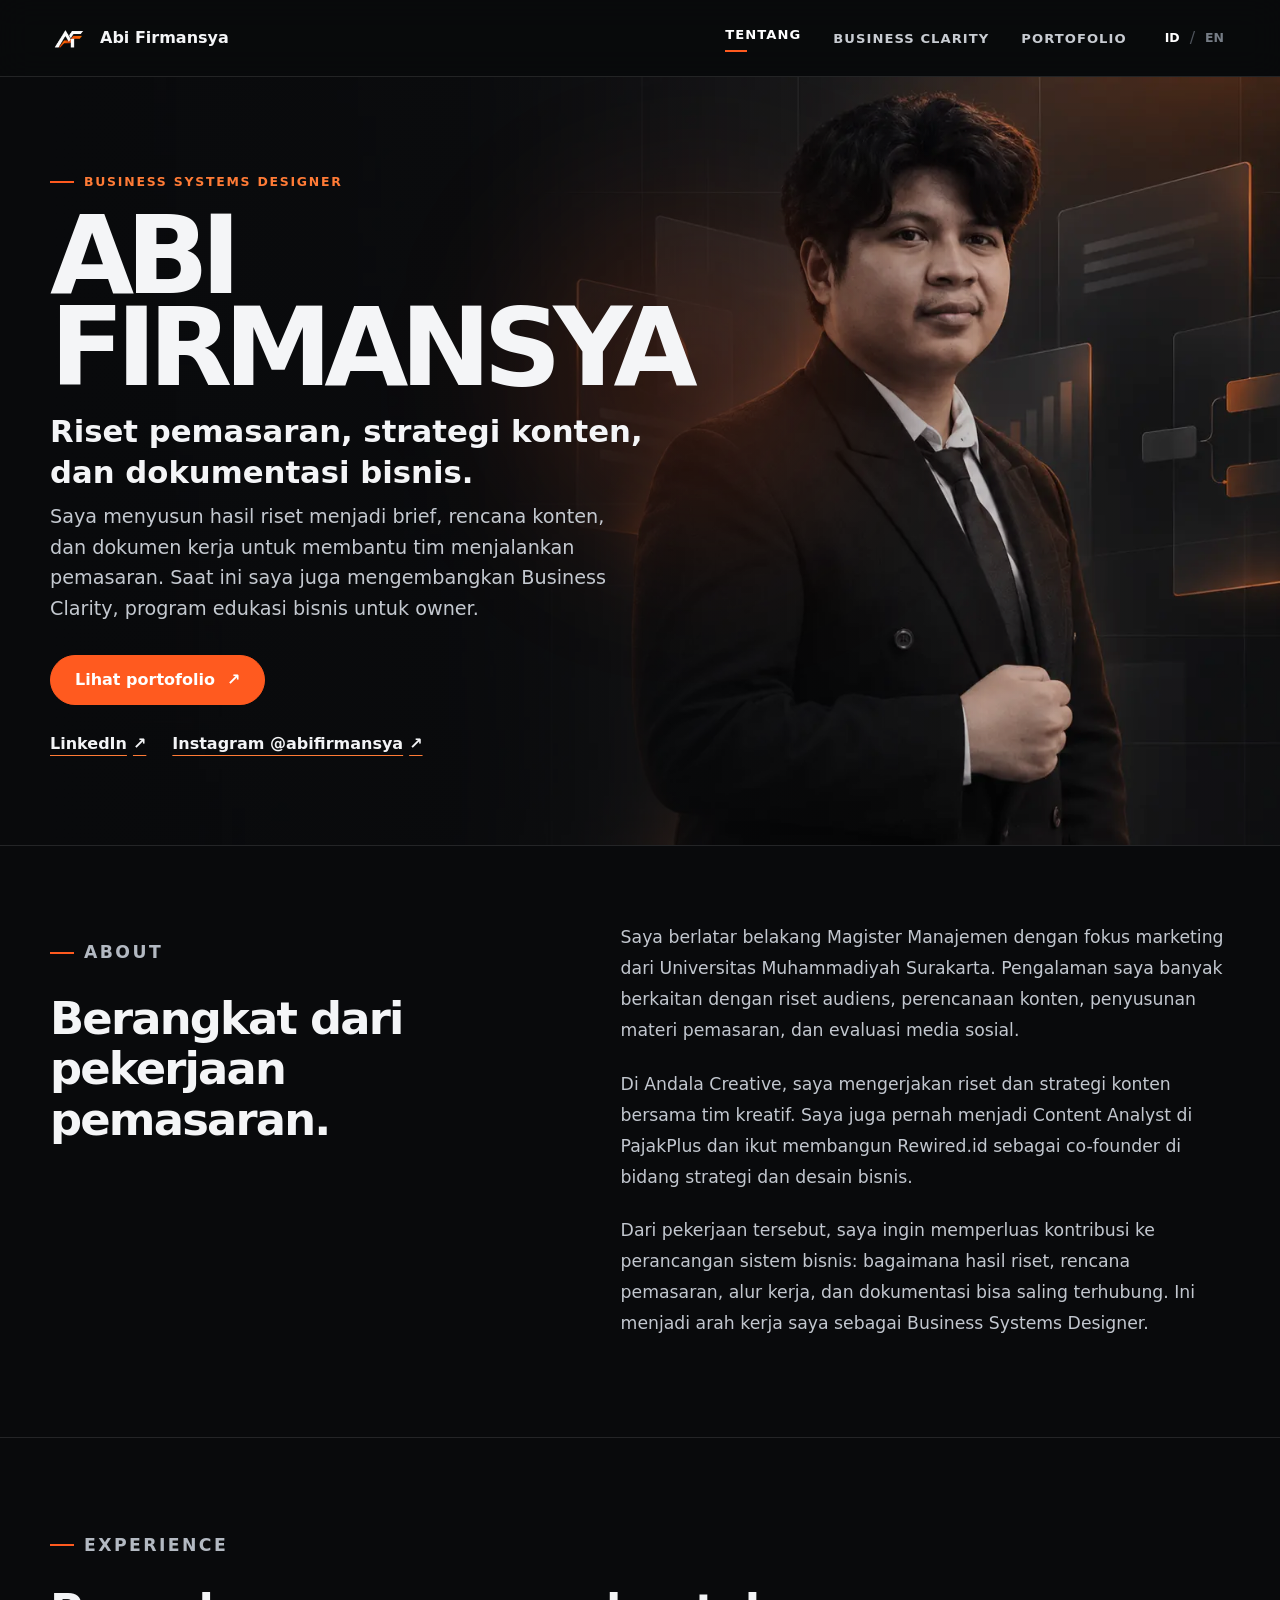
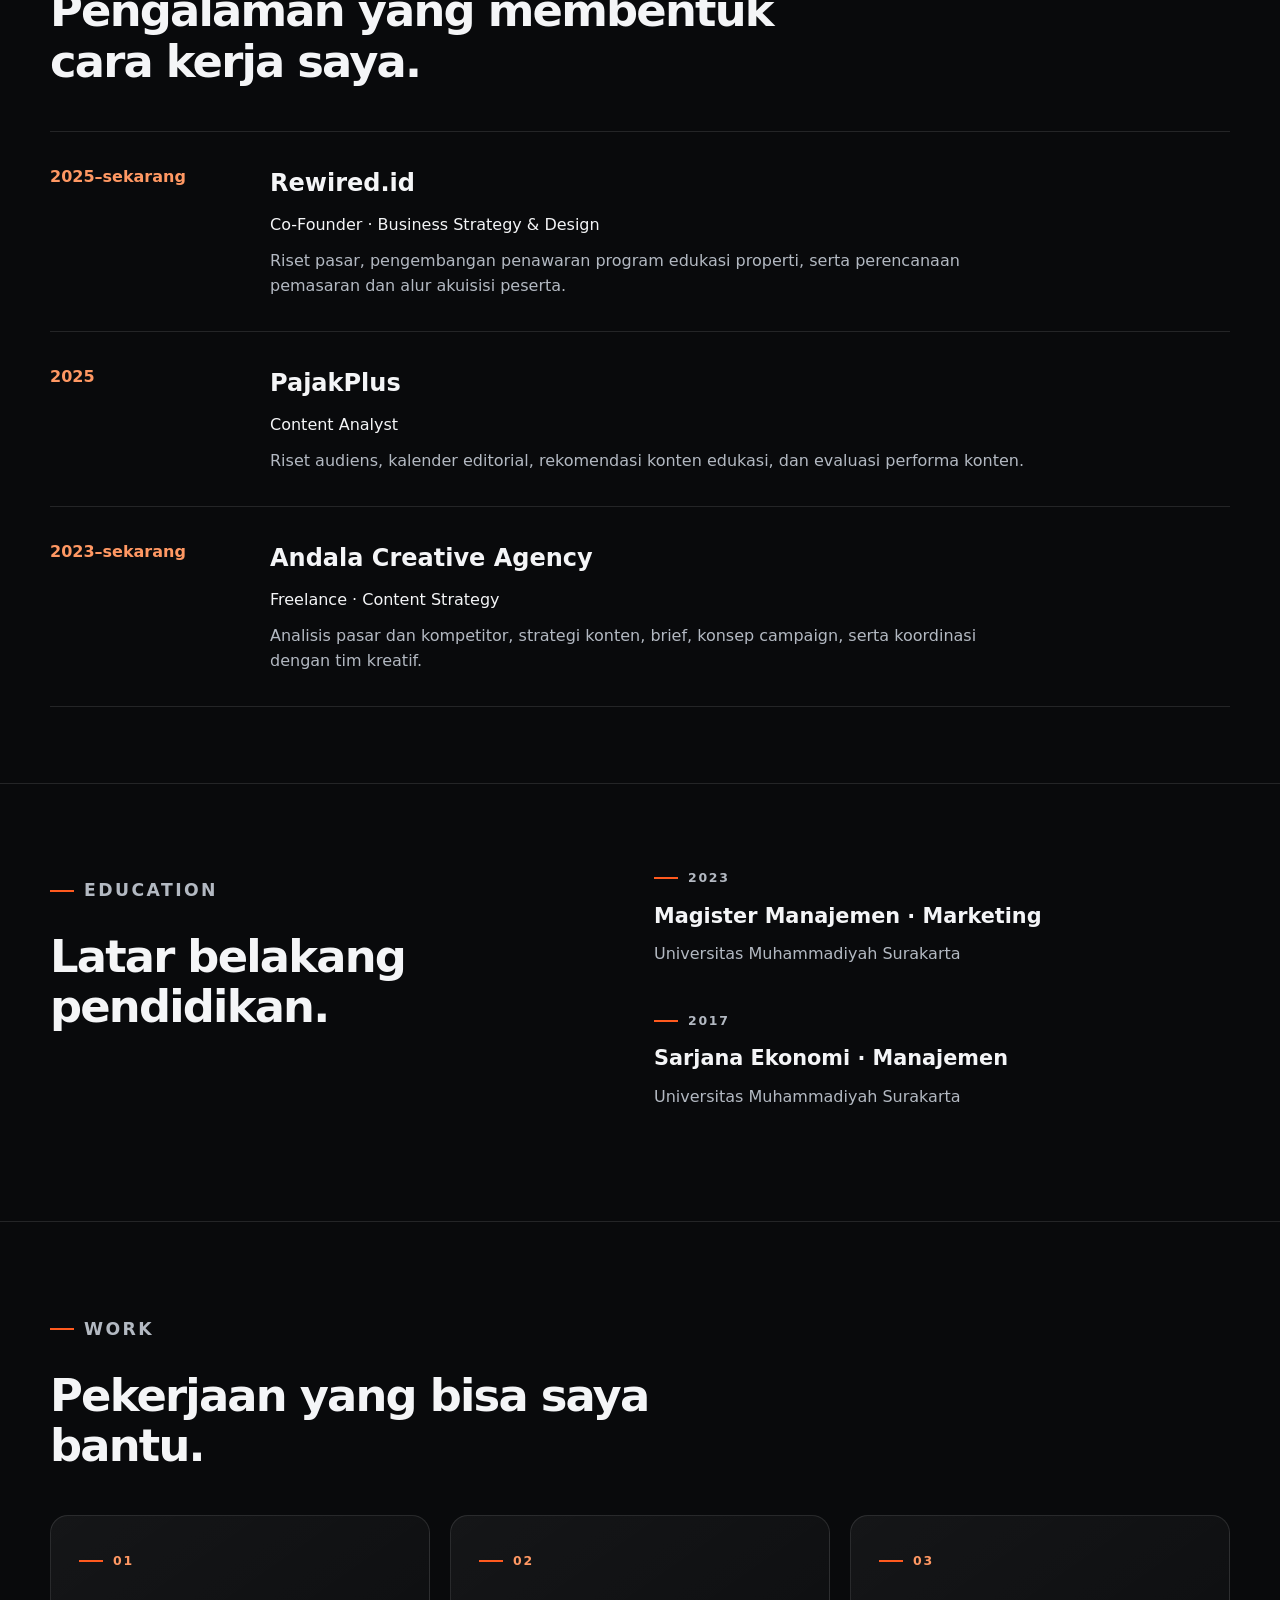
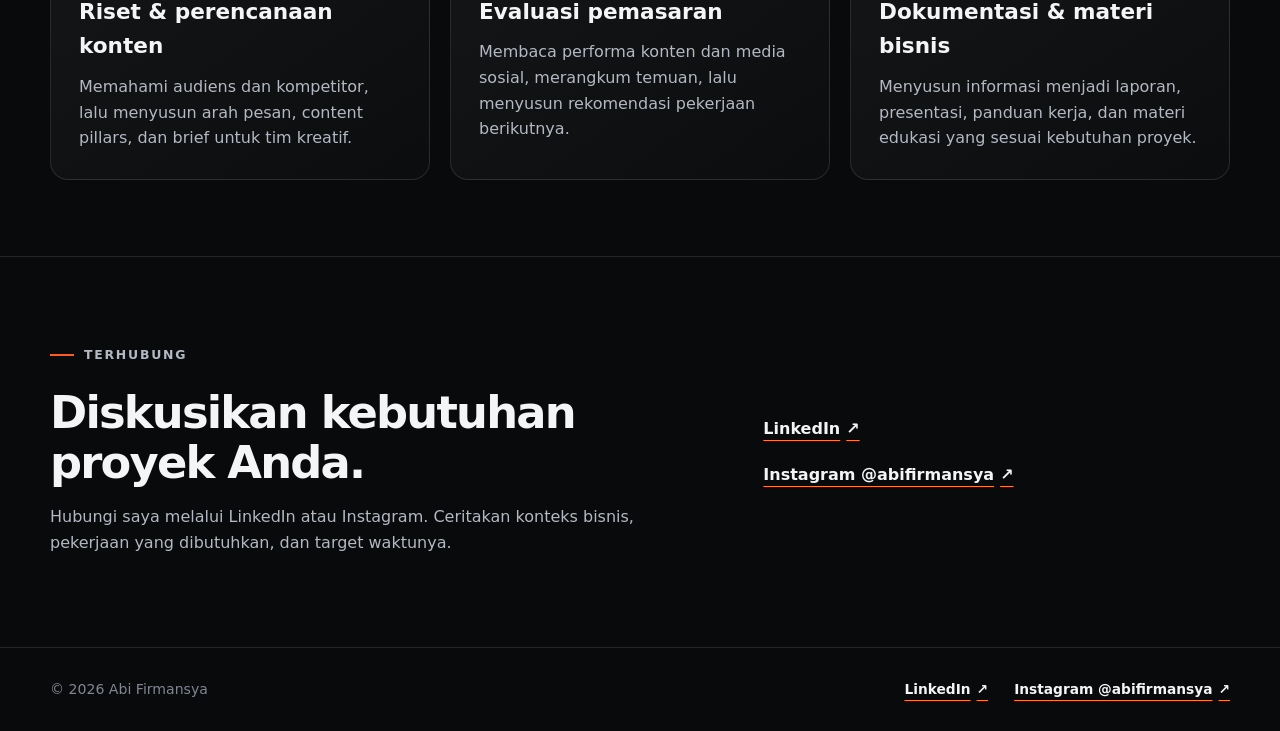
<file: index.html>
<!doctype html><html lang="id"><head><meta charset="utf-8"><meta name="viewport" content="width=device-width,initial-scale=1"><title>Abi Firmansya — Business Systems Designer</title><meta name="description" content="Riset pemasaran, strategi konten, dan dokumentasi bisnis. Kenali pengalaman dan karya Abi Firmansya."><link rel="canonical" href="https://abifirmansya.github.io/"><meta property="og:type" content="website"><meta property="og:title" content="Abi Firmansya — Business Systems Designer"><meta property="og:description" content="Riset pemasaran, strategi konten, dan dokumentasi bisnis. Kenali pengalaman dan karya Abi Firmansya."><meta property="og:url" content="https://abifirmansya.github.io/"><meta property="og:image" content="https://abifirmansya.github.io/assets/abi-hero.webp"><meta name="twitter:card" content="summary_large_image"><link rel="icon" href="/assets/favicon.svg" type="image/svg+xml"><link rel="stylesheet" href="/assets/styles.css"><link rel="stylesheet" href="/assets/profile.css"></head><body class="personal-page">
<a class="skip-link" href="#main"><span class="" data-id="Langsung ke isi" data-en="Skip to content">Langsung ke isi</span></a><header class="site-header"><div class="header-inner"><a class="brand" href="/" aria-label="Abi Firmansya"><img src="/assets/af-logo.png" width="38" height="38" alt=""><span>Abi Firmansya</span></a><button class="menu-button" aria-label="Menu" aria-expanded="false" aria-controls="main-nav"><span></span><span></span><span></span></button><nav class="site-nav" id="main-nav" aria-label="Main navigation"><a href="/" aria-current="page" data-id="Tentang" data-en="About">Tentang</a><a href="/business-clarity/">Business Clarity</a><a href="/portfolio/"  data-id="Portofolio" data-en="Portfolio">Portofolio</a><div class="language-switch" aria-label="Language"><button data-lang="id" aria-pressed="true">ID</button><span>/</span><button data-lang="en" aria-pressed="false">EN</button></div></nav></div></header><main id="main"><section class="hero"><div class="shell hero-content"><div class="eyebrow">Business Systems Designer</div><h1>Abi<br>Firmansya</h1><p class="role" data-id="Riset pemasaran, strategi konten, dan dokumentasi bisnis." data-en="Marketing research, content strategy, and business documentation.">Riset pemasaran, strategi konten, dan dokumentasi bisnis.</p><p class="promise" data-id="Saya menyusun hasil riset menjadi brief, rencana konten, dan dokumen kerja untuk membantu tim menjalankan pemasaran. Saat ini saya juga mengembangkan Business Clarity, program edukasi bisnis untuk owner." data-en="I turn research into briefs, content plans, and working documents that help teams carry out their marketing. I am also developing Business Clarity, an education program for business owners.">Saya menyusun hasil riset menjadi brief, rencana konten, dan dokumen kerja untuk membantu tim menjalankan pemasaran. Saat ini saya juga mengembangkan Business Clarity, program edukasi bisnis untuk owner.</p><a class="button" href="/portfolio/"><span class="" data-id="Lihat portofolio" data-en="View portfolio">Lihat portofolio</span><span aria-hidden="true"> ↗</span></a><nav class="social-links" aria-label="Social media"><a class="text-link" href="https://www.linkedin.com/in/abi-firmansya-datadriven/" target="_blank" rel="noopener noreferrer"><span class="" data-id="LinkedIn" data-en="LinkedIn">LinkedIn</span><span aria-hidden="true"> ↗</span></a><a class="text-link" href="https://www.instagram.com/abifirmansya/" target="_blank" rel="noopener noreferrer"><span class="" data-id="Instagram @abifirmansya" data-en="Instagram @abifirmansya">Instagram @abifirmansya</span><span aria-hidden="true"> ↗</span></a></nav></div></section><section class="section"><div class="shell about-story"><div class="section-head"><p class="eyebrow" data-id="ABOUT" data-en="ABOUT">ABOUT</p><h2 class="" data-id="Berangkat dari pekerjaan pemasaran." data-en="My background is in marketing.">Berangkat dari pekerjaan pemasaran.</h2></div><div class="prose"><p class="" data-id="Saya berlatar belakang Magister Manajemen dengan fokus marketing dari Universitas Muhammadiyah Surakarta. Pengalaman saya banyak berkaitan dengan riset audiens, perencanaan konten, penyusunan materi pemasaran, dan evaluasi media sosial." data-en="I hold a Master of Management with a focus on marketing from Universitas Muhammadiyah Surakarta. My work has involved audience research, content planning, marketing materials, and social media evaluation.">Saya berlatar belakang Magister Manajemen dengan fokus marketing dari Universitas Muhammadiyah Surakarta. Pengalaman saya banyak berkaitan dengan riset audiens, perencanaan konten, penyusunan materi pemasaran, dan evaluasi media sosial.</p><p class="" data-id="Di Andala Creative, saya mengerjakan riset dan strategi konten bersama tim kreatif. Saya juga pernah menjadi Content Analyst di PajakPlus dan ikut membangun Rewired.id sebagai co-founder di bidang strategi dan desain bisnis." data-en="At Andala Creative, I work on research and content strategy with the creative team. I also worked as a Content Analyst at PajakPlus and co-founded Rewired.id, focusing on business strategy and design.">Di Andala Creative, saya mengerjakan riset dan strategi konten bersama tim kreatif. Saya juga pernah menjadi Content Analyst di PajakPlus dan ikut membangun Rewired.id sebagai co-founder di bidang strategi dan desain bisnis.</p><p class="" data-id="Dari pekerjaan tersebut, saya ingin memperluas kontribusi ke perancangan sistem bisnis: bagaimana hasil riset, rencana pemasaran, alur kerja, dan dokumentasi bisa saling terhubung. Ini menjadi arah kerja saya sebagai Business Systems Designer." data-en="Building on this experience, I am expanding into business systems design: connecting research, marketing plans, workflows, and documentation. This is the direction of my work as a Business Systems Designer.">Dari pekerjaan tersebut, saya ingin memperluas kontribusi ke perancangan sistem bisnis: bagaimana hasil riset, rencana pemasaran, alur kerja, dan dokumentasi bisa saling terhubung. Ini menjadi arah kerja saya sebagai Business Systems Designer.</p></div></div></section><section class="section"><div class="shell"><div class="section-head"><p class="eyebrow" data-id="EXPERIENCE" data-en="EXPERIENCE">EXPERIENCE</p><h2 class="" data-id="Pengalaman yang membentuk cara kerja saya." data-en="Experience behind my work.">Pengalaman yang membentuk cara kerja saya.</h2></div><div class="career-list"><article class="career-row"><p class="career-date" data-id="2025–sekarang" data-en="2025–present">2025–sekarang</p><div><h3>Rewired.id</h3><p class="career-role">Co-Founder · Business Strategy & Design</p><p class="" data-id="Riset pasar, pengembangan penawaran program edukasi properti, serta perencanaan pemasaran dan alur akuisisi peserta." data-en="Market research, property education offerings, marketing plans, and participant acquisition.">Riset pasar, pengembangan penawaran program edukasi properti, serta perencanaan pemasaran dan alur akuisisi peserta.</p></div></article><article class="career-row"><p class="career-date" data-id="2025" data-en="2025">2025</p><div><h3>PajakPlus</h3><p class="career-role">Content Analyst</p><p class="" data-id="Riset audiens, kalender editorial, rekomendasi konten edukasi, dan evaluasi performa konten." data-en="Audience research, editorial calendars, educational content recommendations, and content performance evaluation.">Riset audiens, kalender editorial, rekomendasi konten edukasi, dan evaluasi performa konten.</p></div></article><article class="career-row"><p class="career-date" data-id="2023–sekarang" data-en="2023–present">2023–sekarang</p><div><h3>Andala Creative Agency</h3><p class="career-role">Freelance · Content Strategy</p><p class="" data-id="Analisis pasar dan kompetitor, strategi konten, brief, konsep campaign, serta koordinasi dengan tim kreatif." data-en="Market and competitor analysis, content strategy, briefs, campaign concepts, and creative team coordination.">Analisis pasar dan kompetitor, strategi konten, brief, konsep campaign, serta koordinasi dengan tim kreatif.</p></div></article></div></div></section><section class="section"><div class="shell split"><div><div class="section-head"><p class="eyebrow" data-id="EDUCATION" data-en="EDUCATION">EDUCATION</p><h2 class="" data-id="Latar belakang pendidikan." data-en="Education.">Latar belakang pendidikan.</h2></div></div><div class="education-list"><article><p class="eyebrow">2023</p><h3 class="" data-id="Magister Manajemen · Marketing" data-en="Master of Management · Marketing">Magister Manajemen · Marketing</h3><p>Universitas Muhammadiyah Surakarta</p></article><article><p class="eyebrow">2017</p><h3 class="" data-id="Sarjana Ekonomi · Manajemen" data-en="Bachelor of Economics · Management">Sarjana Ekonomi · Manajemen</h3><p>Universitas Muhammadiyah Surakarta</p></article></div></div></section><section class="section"><div class="shell"><div class="section-head"><p class="eyebrow" data-id="WORK" data-en="WORK">WORK</p><h2 class="" data-id="Pekerjaan yang bisa saya bantu." data-en="How I can contribute.">Pekerjaan yang bisa saya bantu.</h2></div><div class="service-grid"><article class="panel"><p class="eyebrow">01</p><h3 class="" data-id="Riset &amp; perencanaan konten" data-en="Research &amp; content planning">Riset &amp; perencanaan konten</h3><p class="" data-id="Memahami audiens dan kompetitor, lalu menyusun arah pesan, content pillars, dan brief untuk tim kreatif." data-en="Understand audiences and competitors, then develop messaging, content pillars, and briefs for the creative team.">Memahami audiens dan kompetitor, lalu menyusun arah pesan, content pillars, dan brief untuk tim kreatif.</p></article><article class="panel"><p class="eyebrow">02</p><h3 class="" data-id="Evaluasi pemasaran" data-en="Marketing evaluation">Evaluasi pemasaran</h3><p class="" data-id="Membaca performa konten dan media sosial, merangkum temuan, lalu menyusun rekomendasi pekerjaan berikutnya." data-en="Review content and social media performance, summarize findings, and recommend what to work on next.">Membaca performa konten dan media sosial, merangkum temuan, lalu menyusun rekomendasi pekerjaan berikutnya.</p></article><article class="panel"><p class="eyebrow">03</p><h3 class="" data-id="Dokumentasi &amp; materi bisnis" data-en="Business documentation &amp; materials">Dokumentasi &amp; materi bisnis</h3><p class="" data-id="Menyusun informasi menjadi laporan, presentasi, panduan kerja, dan materi edukasi yang sesuai kebutuhan proyek." data-en="Organize information into reports, presentations, working guides, and learning materials for a project.">Menyusun informasi menjadi laporan, presentasi, panduan kerja, dan materi edukasi yang sesuai kebutuhan proyek.</p></article></div></div></section><section class="section"><div class="shell contact-panel"><div><p class="eyebrow" data-id="TERHUBUNG" data-en="CONNECT">TERHUBUNG</p><h2 class="" data-id="Diskusikan kebutuhan proyek Anda." data-en="Let’s discuss your project.">Diskusikan kebutuhan proyek Anda.</h2><p class="" data-id="Hubungi saya melalui LinkedIn atau Instagram. Ceritakan konteks bisnis, pekerjaan yang dibutuhkan, dan target waktunya." data-en="Reach me on LinkedIn or Instagram with the business context, the work you need, and your timeline.">Hubungi saya melalui LinkedIn atau Instagram. Ceritakan konteks bisnis, pekerjaan yang dibutuhkan, dan target waktunya.</p></div><nav class="social-links" aria-label="Social media"><a class="text-link" href="https://www.linkedin.com/in/abi-firmansya-datadriven/" target="_blank" rel="noopener noreferrer"><span class="" data-id="LinkedIn" data-en="LinkedIn">LinkedIn</span><span aria-hidden="true"> ↗</span></a><a class="text-link" href="https://www.instagram.com/abifirmansya/" target="_blank" rel="noopener noreferrer"><span class="" data-id="Instagram @abifirmansya" data-en="Instagram @abifirmansya">Instagram @abifirmansya</span><span aria-hidden="true"> ↗</span></a></nav></div></section></main><footer class="site-footer"><div class="shell footer-inner"><span>© 2026 Abi Firmansya</span><nav class="social-links" aria-label="Social media"><a class="text-link" href="https://www.linkedin.com/in/abi-firmansya-datadriven/" target="_blank" rel="noopener noreferrer"><span class="" data-id="LinkedIn" data-en="LinkedIn">LinkedIn</span><span aria-hidden="true"> ↗</span></a><a class="text-link" href="https://www.instagram.com/abifirmansya/" target="_blank" rel="noopener noreferrer"><span class="" data-id="Instagram @abifirmansya" data-en="Instagram @abifirmansya">Instagram @abifirmansya</span><span aria-hidden="true"> ↗</span></a></nav></div></footer><script src="/assets/site.js"></script></body></html>
</file>
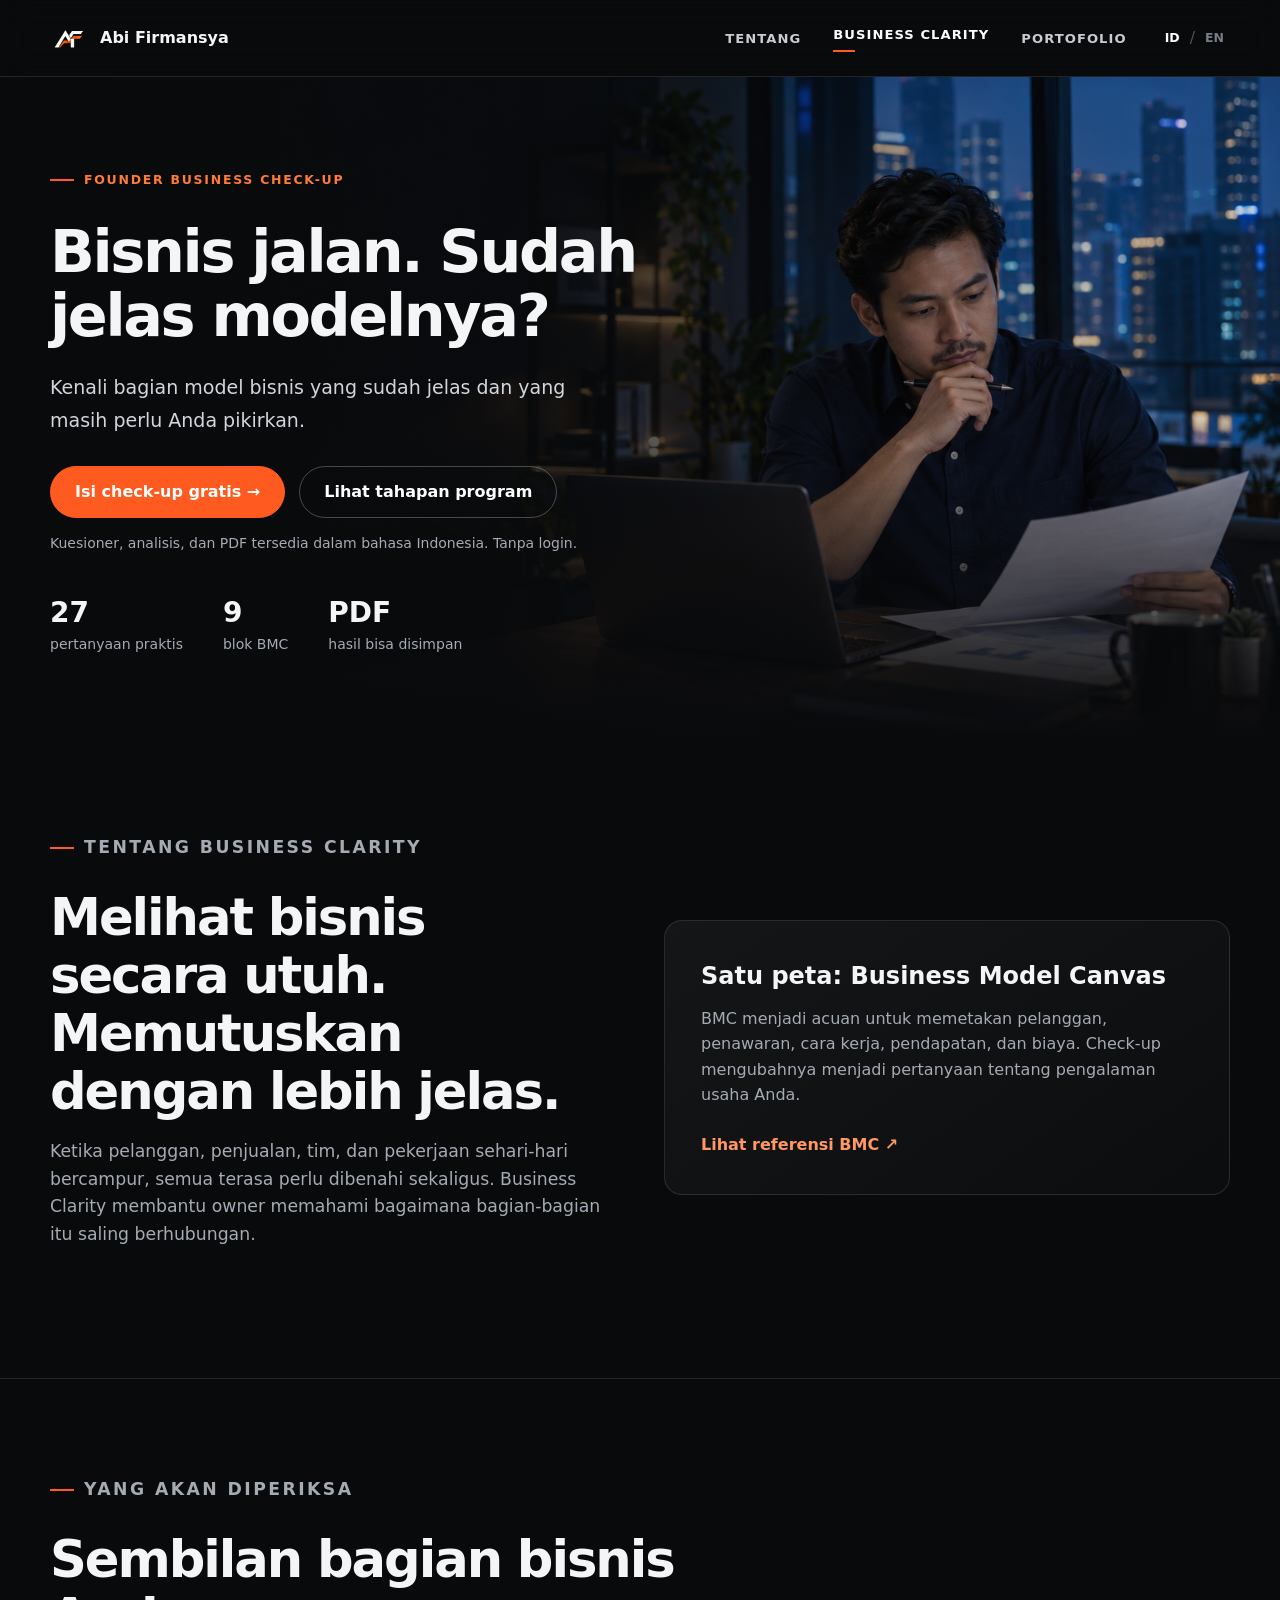
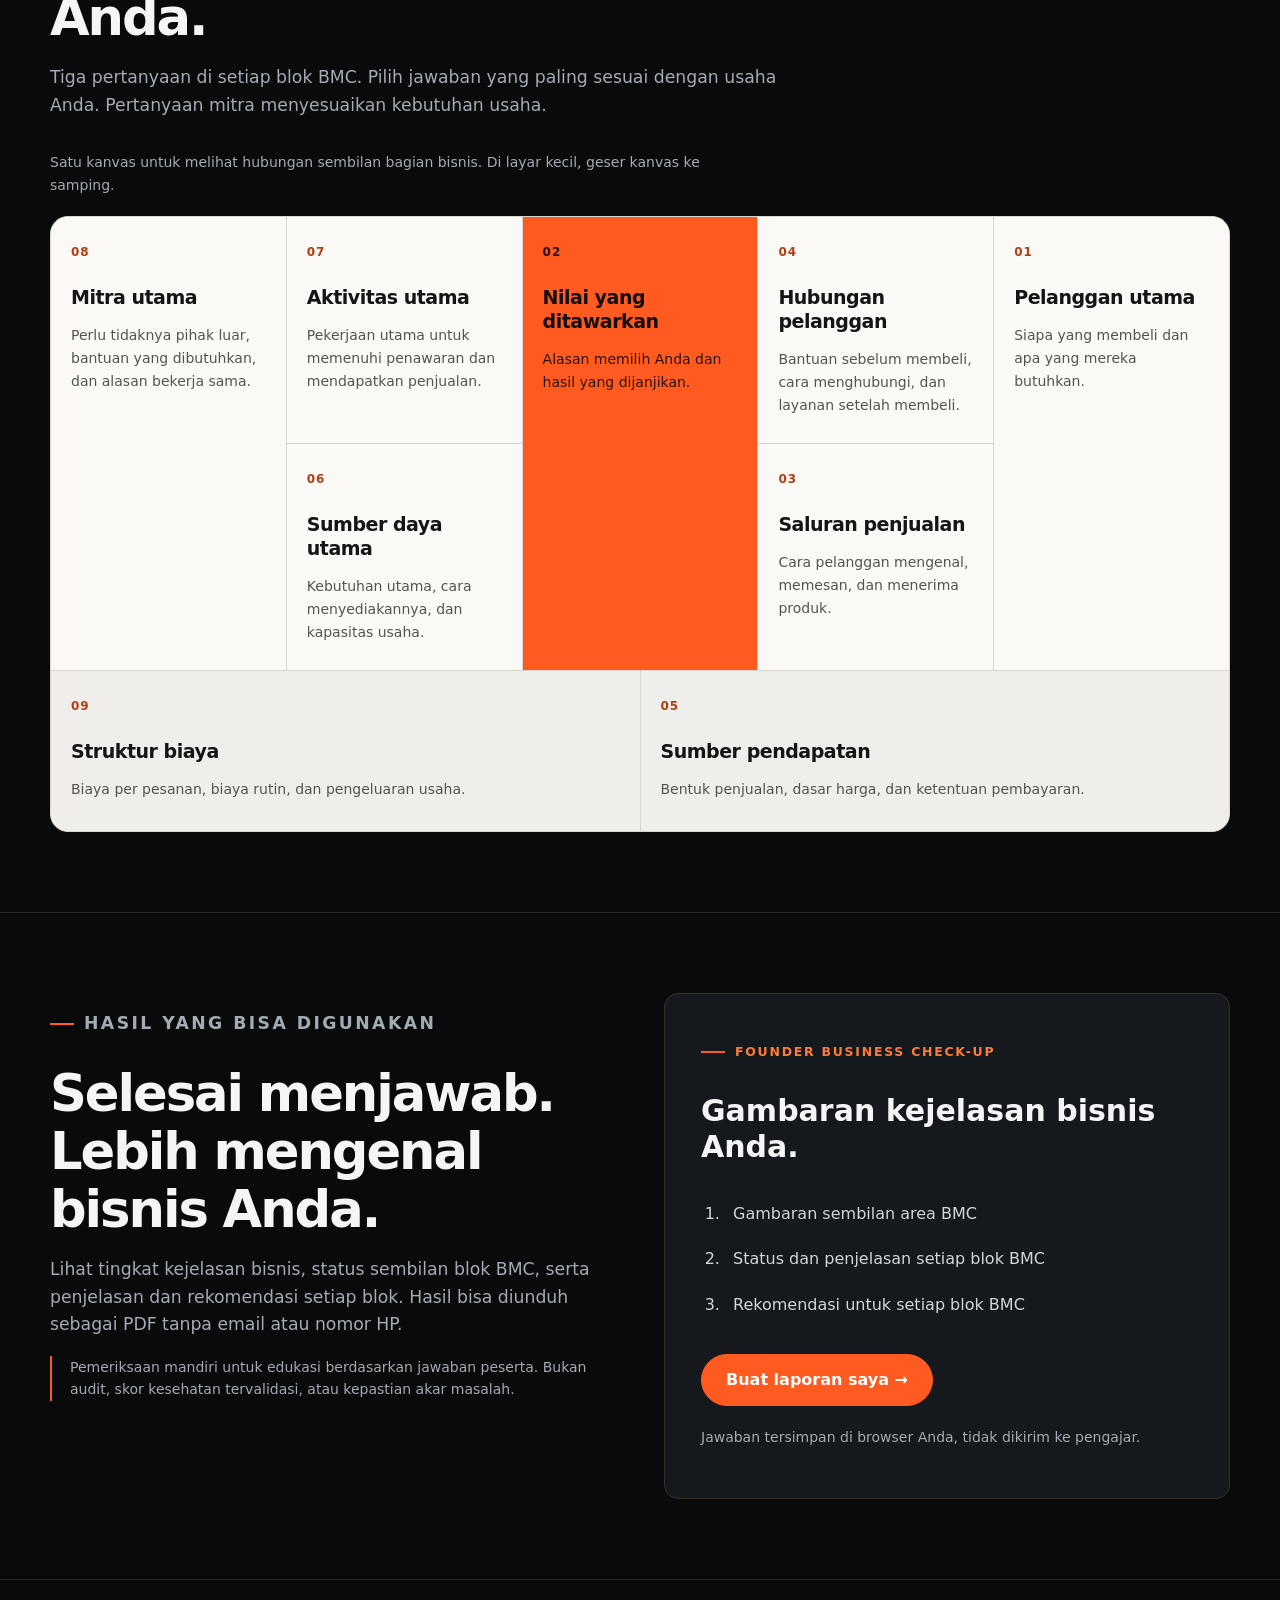
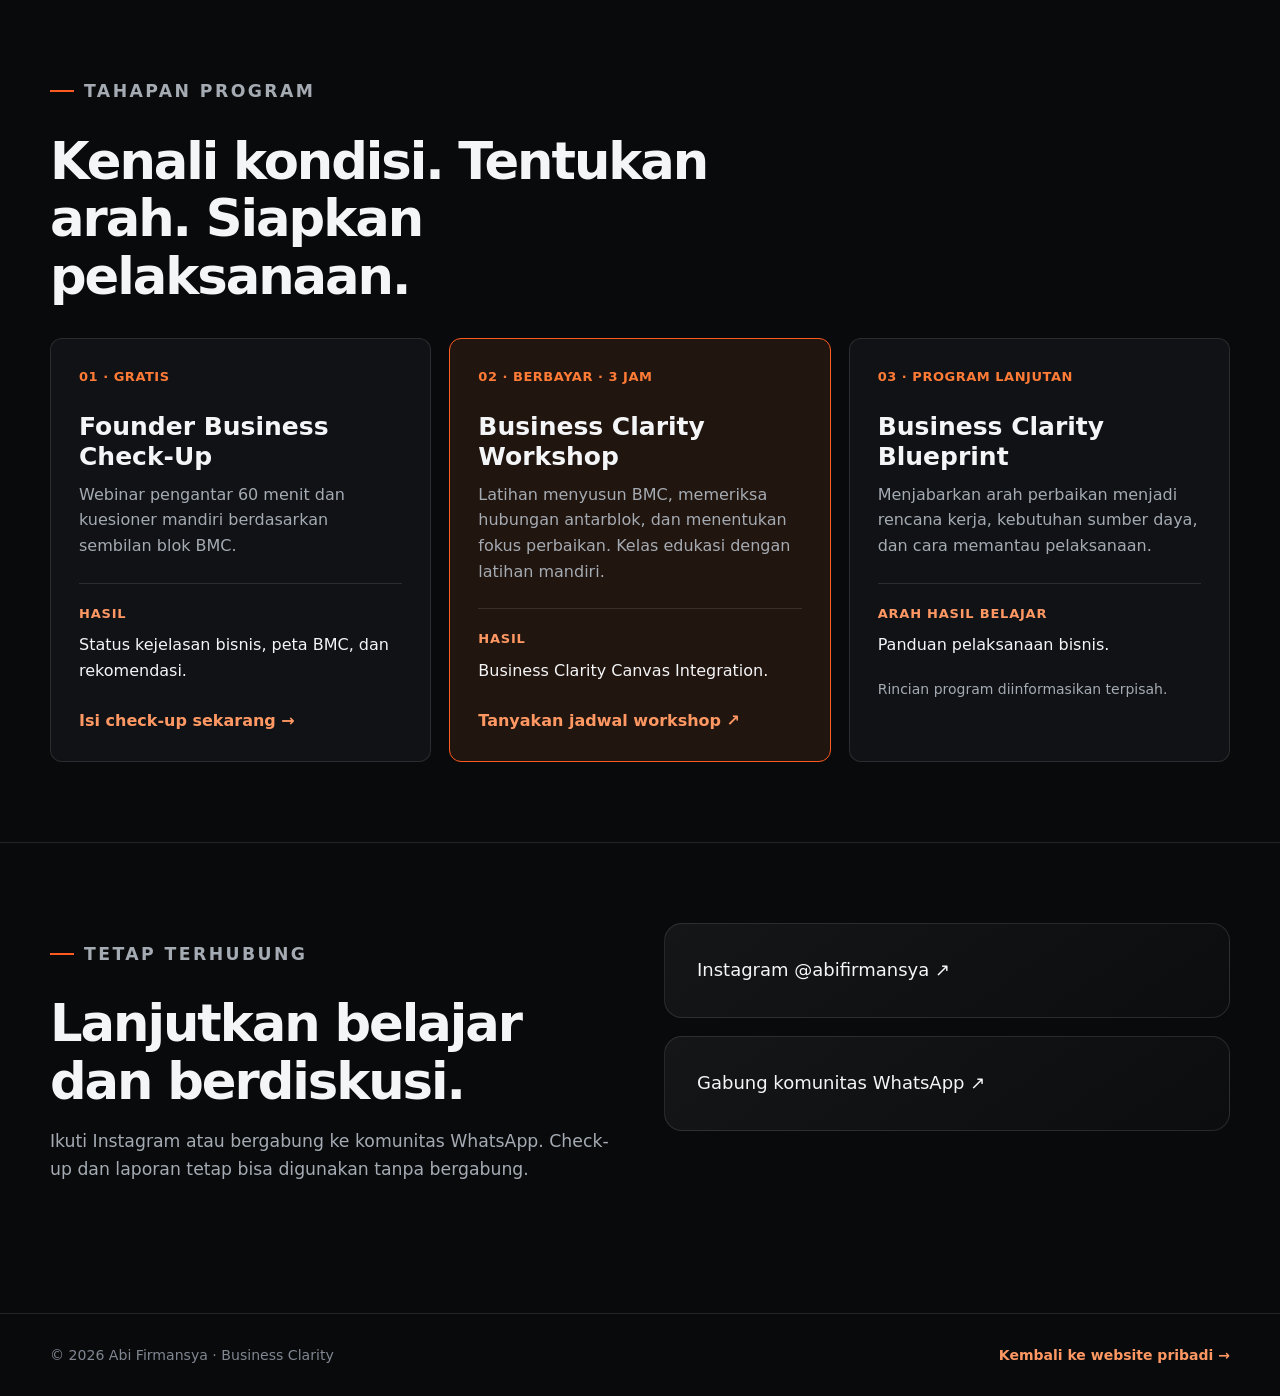
<file: business-clarity/index.html>
<!doctype html>
<html lang="id"><head><meta charset="utf-8"><meta name="viewport" content="width=device-width,initial-scale=1"><title>Business Clarity — Founder Business Check-Up</title><meta name="description" content="Kenali kejelasan bisnis melalui 27 pertanyaan pada sembilan blok BMC. Lihat status, penjelasan, rekomendasi, dan unduh hasil PDF gratis."><link rel="icon" href="/assets/favicon.svg" type="image/svg+xml"><link rel="stylesheet" href="/assets/styles.css"><link rel="stylesheet" href="program.css"></head>
<body class="bc-program"><a class="bc-skip" href="#main" data-id="Langsung ke isi" data-en="Skip to content">Langsung ke isi</a><header class="site-header"><div class="header-inner"><a class="brand" href="/" aria-label="Abi Firmansya"><img src="/assets/af-logo.png" alt=""><span>Abi Firmansya</span></a><button class="menu-button" aria-label="Buka menu" aria-expanded="false" aria-controls="main-nav"><span></span><span></span><span></span></button><nav id="main-nav" class="site-nav" aria-label="Navigasi utama"><a href="/" data-id="Tentang" data-en="About">Tentang</a><a href="/business-clarity/" aria-current="page">Business Clarity</a><a href="/portfolio/" data-id="Portofolio" data-en="Portfolio">Portofolio</a><div class="language-switch"><button data-lang="id" aria-pressed="true">ID</button><span>/</span><button data-lang="en" aria-pressed="false">EN</button></div></nav></div></header>
<main id="main">
<section class="bc-hero"><img src="check-up/assets/owner-hero.png" width="1536" height="1024" alt="" fetchpriority="high"><div class="bc-shade"></div><div class="shell bc-hero-copy"><p class="eyebrow">FOUNDER BUSINESS CHECK-UP</p><h1  data-id="Bisnis jalan. Sudah jelas modelnya?" data-en="Your business is running. Is its model clear?">Bisnis jalan. Sudah jelas modelnya?</h1><p class="bc-lead" data-id="Kenali bagian model bisnis yang sudah jelas dan yang masih perlu Anda pikirkan." data-en="See which parts of your business model are clear and which need more thought.">Kenali bagian model bisnis yang sudah jelas dan yang masih perlu Anda pikirkan.</p><div class="bc-actions"><a class="button" href="check-up/" data-id="Isi check-up gratis →" data-en="Start the free check-up →">Isi check-up gratis →</a><a class="button secondary" href="#program" data-id="Lihat tahapan program" data-en="Explore the program">Lihat tahapan program</a></div><p class="bc-language-note" data-id="Kuesioner, analisis, dan PDF tersedia dalam bahasa Indonesia. Tanpa login." data-en="The questionnaire, analysis, and PDF are currently in Indonesian. No login required.">Kuesioner, analisis, dan PDF tersedia dalam bahasa Indonesia. Tanpa login.</p><div class="bc-facts"><div><b>27</b><span  data-id="pertanyaan praktis" data-en="practical questions">pertanyaan praktis</span></div><div><b>9</b><span  data-id="blok BMC" data-en="BMC blocks">blok BMC</span></div><div><b>PDF</b><span  data-id="hasil bisa disimpan" data-en="a report to keep">hasil bisa disimpan</span></div></div></div></section>
<section class="section"><div class="shell split"><div class="section-head"><p class="eyebrow" data-id="TENTANG BUSINESS CLARITY" data-en="ABOUT BUSINESS CLARITY">TENTANG BUSINESS CLARITY</p><h2  data-id="Melihat bisnis secara utuh. Memutuskan dengan lebih jelas." data-en="See the whole business. Make clearer decisions.">Melihat bisnis secara utuh. Memutuskan dengan lebih jelas.</h2><p  data-id="Ketika pelanggan, penjualan, tim, dan pekerjaan sehari-hari bercampur, semua terasa perlu dibenahi sekaligus. Business Clarity membantu owner memahami bagaimana bagian-bagian itu saling berhubungan." data-en="When customers, sales, people, and daily work overlap, everything can feel urgent. Business Clarity helps owners understand how these parts connect.">Ketika pelanggan, penjualan, tim, dan pekerjaan sehari-hari bercampur, semua terasa perlu dibenahi sekaligus. Business Clarity membantu owner memahami bagaimana bagian-bagian itu saling berhubungan.</p></div><aside class="panel bc-map"><h3  data-id="Satu peta: Business Model Canvas" data-en="One map: the Business Model Canvas">Satu peta: Business Model Canvas</h3><p  data-id="BMC menjadi acuan untuk memetakan pelanggan, penawaran, cara kerja, pendapatan, dan biaya. Check-up mengubahnya menjadi pertanyaan tentang pengalaman usaha Anda." data-en="The BMC maps customers, offers, operations, revenue, and costs. The check-up uses it to organise questions about your business experience.">BMC menjadi acuan untuk memetakan pelanggan, penawaran, cara kerja, pendapatan, dan biaya. Check-up mengubahnya menjadi pertanyaan tentang pengalaman usaha Anda.</p><a class="bc-text-link" href="https://www.strategyzer.com/library/the-business-model-canvas" target="_blank" rel="noopener noreferrer" data-id="Lihat referensi BMC ↗" data-en="Read about the BMC ↗">Lihat referensi BMC ↗</a></aside></div></section>
<section class="section"><div class="shell"><div class="section-head"><p class="eyebrow" data-id="YANG AKAN DIPERIKSA" data-en="WHAT YOU WILL REVIEW">YANG AKAN DIPERIKSA</p><h2  data-id="Sembilan bagian bisnis Anda." data-en="Nine parts of your business.">Sembilan bagian bisnis Anda.</h2><p  data-id="Tiga pertanyaan di setiap blok BMC. Pilih jawaban yang paling sesuai dengan usaha Anda. Pertanyaan mitra menyesuaikan kebutuhan usaha." data-en="Three questions per BMC block. Choose what fits your business. Partner questions adapt to your needs.">Tiga pertanyaan di setiap blok BMC. Pilih jawaban yang paling sesuai dengan usaha Anda. Pertanyaan mitra menyesuaikan kebutuhan usaha.</p></div><p class="bc-canvas-hint" data-id="Satu kanvas untuk melihat hubungan sembilan bagian bisnis. Di layar kecil, geser kanvas ke samping." data-en="One canvas connecting nine parts of your business. On smaller screens, scroll sideways to explore.">Satu kanvas untuk melihat hubungan sembilan bagian bisnis. Di layar kecil, geser kanvas ke samping.</p><div class="bc-canvas-scroll" tabindex="0" role="region" aria-label="Business Model Canvas"><div class="bc-areas"><article class="bmc-partners"><span>08</span><h3  data-id="Mitra utama" data-en="Key partnerships">Mitra utama</h3><p  data-id="Perlu tidaknya pihak luar, bantuan yang dibutuhkan, dan alasan bekerja sama." data-en="Whether partners are needed, their contribution, and reasons to work together.">Perlu tidaknya pihak luar, bantuan yang dibutuhkan, dan alasan bekerja sama.</p></article><article class="bmc-activities"><span>07</span><h3  data-id="Aktivitas utama" data-en="Key activities">Aktivitas utama</h3><p  data-id="Pekerjaan utama untuk memenuhi penawaran dan mendapatkan penjualan." data-en="Key activities for delivering the offer and generating sales.">Pekerjaan utama untuk memenuhi penawaran dan mendapatkan penjualan.</p></article><article class="bmc-resources"><span>06</span><h3  data-id="Sumber daya utama" data-en="Key resources">Sumber daya utama</h3><p  data-id="Kebutuhan utama, cara menyediakannya, dan kapasitas usaha." data-en="Essential resources, how to obtain them, and business capacity.">Kebutuhan utama, cara menyediakannya, dan kapasitas usaha.</p></article><article class="bmc-value"><span>02</span><h3  data-id="Nilai yang ditawarkan" data-en="Value propositions">Nilai yang ditawarkan</h3><p  data-id="Alasan memilih Anda dan hasil yang dijanjikan." data-en="Why customers choose you and what you promise.">Alasan memilih Anda dan hasil yang dijanjikan.</p></article><article class="bmc-relationships"><span>04</span><h3  data-id="Hubungan pelanggan" data-en="Customer relationships">Hubungan pelanggan</h3><p  data-id="Bantuan sebelum membeli, cara menghubungi, dan layanan setelah membeli." data-en="Help before purchase, ways to get in touch, and after-sales service.">Bantuan sebelum membeli, cara menghubungi, dan layanan setelah membeli.</p></article><article class="bmc-channels"><span>03</span><h3  data-id="Saluran penjualan" data-en="Channels">Saluran penjualan</h3><p  data-id="Cara pelanggan mengenal, memesan, dan menerima produk." data-en="How customers find, order, and receive your offer.">Cara pelanggan mengenal, memesan, dan menerima produk.</p></article><article class="bmc-customers"><span>01</span><h3  data-id="Pelanggan utama" data-en="Customer segments">Pelanggan utama</h3><p  data-id="Siapa yang membeli dan apa yang mereka butuhkan." data-en="Who buys and what they need.">Siapa yang membeli dan apa yang mereka butuhkan.</p></article><article class="bmc-costs"><span>09</span><h3  data-id="Struktur biaya" data-en="Cost structure">Struktur biaya</h3><p  data-id="Biaya per pesanan, biaya rutin, dan pengeluaran usaha." data-en="Order costs, ongoing costs, and business spending.">Biaya per pesanan, biaya rutin, dan pengeluaran usaha.</p></article><article class="bmc-revenue"><span>05</span><h3  data-id="Sumber pendapatan" data-en="Revenue streams">Sumber pendapatan</h3><p  data-id="Bentuk penjualan, dasar harga, dan ketentuan pembayaran." data-en="Sales models, pricing decisions, and payment terms.">Bentuk penjualan, dasar harga, dan ketentuan pembayaran.</p></article></div></div></div></section>
<section class="section"><div class="shell split"><div class="section-head"><p class="eyebrow" data-id="HASIL YANG BISA DIGUNAKAN" data-en="A RESULT YOU CAN USE">HASIL YANG BISA DIGUNAKAN</p><h2  data-id="Selesai menjawab. Lebih mengenal bisnis Anda." data-en="Finish the check-up. Understand your business better.">Selesai menjawab. Lebih mengenal bisnis Anda.</h2><p  data-id="Lihat tingkat kejelasan bisnis, status sembilan blok BMC, serta penjelasan dan rekomendasi setiap blok. Hasil bisa diunduh sebagai PDF tanpa email atau nomor HP." data-en="See your overall business clarity level and the status, explanation, and recommendation for each BMC block. Download the PDF without providing an email or phone number.">Lihat tingkat kejelasan bisnis, status sembilan blok BMC, serta penjelasan dan rekomendasi setiap blok. Hasil bisa diunduh sebagai PDF tanpa email atau nomor HP.</p><p class="bc-disclaimer" data-id="Pemeriksaan mandiri untuk edukasi berdasarkan jawaban peserta. Bukan audit, skor kesehatan tervalidasi, atau kepastian akar masalah." data-en="An educational self-assessment based on your answers. It is not an audit, a validated business health score, or proof of a root cause.">Pemeriksaan mandiri untuk edukasi berdasarkan jawaban peserta. Bukan audit, skor kesehatan tervalidasi, atau kepastian akar masalah.</p></div><div class="bc-report"><p class="eyebrow">FOUNDER BUSINESS CHECK-UP</p><h3  data-id="Gambaran kejelasan bisnis Anda." data-en="A clearer picture of your business.">Gambaran kejelasan bisnis Anda.</h3><ol><li  data-id="Gambaran sembilan area BMC" data-en="An overview of the nine BMC areas">Gambaran sembilan area BMC</li><li  data-id="Status dan penjelasan setiap blok BMC" data-en="Clarity status and explanation for each BMC block">Status dan penjelasan setiap blok BMC</li><li  data-id="Rekomendasi untuk setiap blok BMC" data-en="A recommendation for each BMC block">Rekomendasi untuk setiap blok BMC</li></ol><a class="button" href="check-up/" data-id="Buat laporan saya →" data-en="Create my report in Indonesian →">Buat laporan saya →</a><p class="bc-small" data-id="Jawaban tersimpan di browser Anda, tidak dikirim ke pengajar." data-en="Answers stay in your browser and are not sent to the instructor.">Jawaban tersimpan di browser Anda, tidak dikirim ke pengajar.</p></div></div></section>
<section id="program" class="section"><div class="shell"><div class="section-head"><p class="eyebrow" data-id="TAHAPAN PROGRAM" data-en="THE PROGRAM JOURNEY">TAHAPAN PROGRAM</p><h2  data-id="Kenali kondisi. Tentukan arah. Siapkan pelaksanaan." data-en="Understand the situation. Set a direction. Prepare to act.">Kenali kondisi. Tentukan arah. Siapkan pelaksanaan.</h2></div><div class="journey"><article class="journey-card"><p class="step" data-id="01 · GRATIS" data-en="01 · FREE">01 · GRATIS</p><h3>Founder Business Check-Up</h3><p  data-id="Webinar pengantar 60 menit dan kuesioner mandiri berdasarkan sembilan blok BMC." data-en="A 60-minute introductory webinar and a self-assessment based on the nine BMC blocks.">Webinar pengantar 60 menit dan kuesioner mandiri berdasarkan sembilan blok BMC.</p><div class="bc-output"><b  data-id="HASIL" data-en="OUTPUT">HASIL</b><span  data-id="Status kejelasan bisnis, peta BMC, dan rekomendasi." data-en="Business clarity status, a BMC map, and recommendations.">Status kejelasan bisnis, peta BMC, dan rekomendasi.</span></div><a class="bc-text-link" href="check-up/" data-id="Isi check-up sekarang →" data-en="Take the check-up in Indonesian →">Isi check-up sekarang →</a></article><article class="journey-card bc-featured"><p class="step" data-id="02 · BERBAYAR · 3 JAM" data-en="02 · PAID · 3 HOURS">02 · BERBAYAR · 3 JAM</p><h3>Business Clarity Workshop</h3><p  data-id="Latihan menyusun BMC, memeriksa hubungan antarblok, dan menentukan fokus perbaikan. Kelas edukasi dengan latihan mandiri." data-en="Practise building a BMC, examining connections between blocks, and choosing an improvement focus. An educational class with individual exercises.">Latihan menyusun BMC, memeriksa hubungan antarblok, dan menentukan fokus perbaikan. Kelas edukasi dengan latihan mandiri.</p><div class="bc-output"><b  data-id="HASIL" data-en="OUTPUT">HASIL</b><span  data-id="Business Clarity Canvas Integration." data-en="Business Clarity Canvas Integration.">Business Clarity Canvas Integration.</span></div><a class="bc-text-link" href="https://api.whatsapp.com/send/?phone=62851213142611&amp;text&amp;type=phone_number&amp;app_absent=0" target="_blank" rel="noopener noreferrer" data-id="Tanyakan jadwal workshop ↗" data-en="Ask about workshop dates ↗">Tanyakan jadwal workshop ↗</a></article><article class="journey-card"><p class="step" data-id="03 · PROGRAM LANJUTAN" data-en="03 · NEXT-STAGE PROGRAM">03 · PROGRAM LANJUTAN</p><h3>Business Clarity Blueprint</h3><p  data-id="Menjabarkan arah perbaikan menjadi rencana kerja, kebutuhan sumber daya, dan cara memantau pelaksanaan." data-en="Turn your improvement direction into a work plan, resource requirements, and ways to monitor implementation.">Menjabarkan arah perbaikan menjadi rencana kerja, kebutuhan sumber daya, dan cara memantau pelaksanaan.</p><div class="bc-output"><b  data-id="ARAH HASIL BELAJAR" data-en="INTENDED LEARNING OUTPUT">ARAH HASIL BELAJAR</b><span  data-id="Panduan pelaksanaan bisnis." data-en="A practical business implementation guide.">Panduan pelaksanaan bisnis.</span></div><p class="bc-small" data-id="Rincian program diinformasikan terpisah." data-en="Program details will be provided separately.">Rincian program diinformasikan terpisah.</p></article></div></div></section>
<section class="section"><div class="shell split"><div class="section-head"><p class="eyebrow" data-id="TETAP TERHUBUNG" data-en="STAY CONNECTED">TETAP TERHUBUNG</p><h2  data-id="Lanjutkan belajar dan berdiskusi." data-en="Keep learning and exchanging ideas.">Lanjutkan belajar dan berdiskusi.</h2><p  data-id="Ikuti Instagram atau bergabung ke komunitas WhatsApp. Check-up dan laporan tetap bisa digunakan tanpa bergabung." data-en="Follow on Instagram or join the WhatsApp community. You can use the check-up and download your report without joining.">Ikuti Instagram atau bergabung ke komunitas WhatsApp. Check-up dan laporan tetap bisa digunakan tanpa bergabung.</p></div><div class="bc-social"><a class="panel" href="https://www.instagram.com/abifirmansya/" target="_blank" rel="noopener noreferrer" data-id="Instagram @abifirmansya ↗" data-en="Instagram @abifirmansya ↗">Instagram @abifirmansya ↗</a><a class="panel" href="https://chat.whatsapp.com/E0A49g7bczE1sGa5VEVDZc" target="_blank" rel="noopener noreferrer" data-id="Gabung komunitas WhatsApp ↗" data-en="Join the WhatsApp community ↗">Gabung komunitas WhatsApp ↗</a></div></div></section>
</main><footer class="site-footer"><div class="shell footer-inner"><span>© 2026 Abi Firmansya · Business Clarity</span><a class="bc-text-link" href="/" data-id="Kembali ke website pribadi →" data-en="Back to the personal website →">Kembali ke website pribadi →</a></div></footer><script src="/assets/site.js"></script></body></html>
</file>
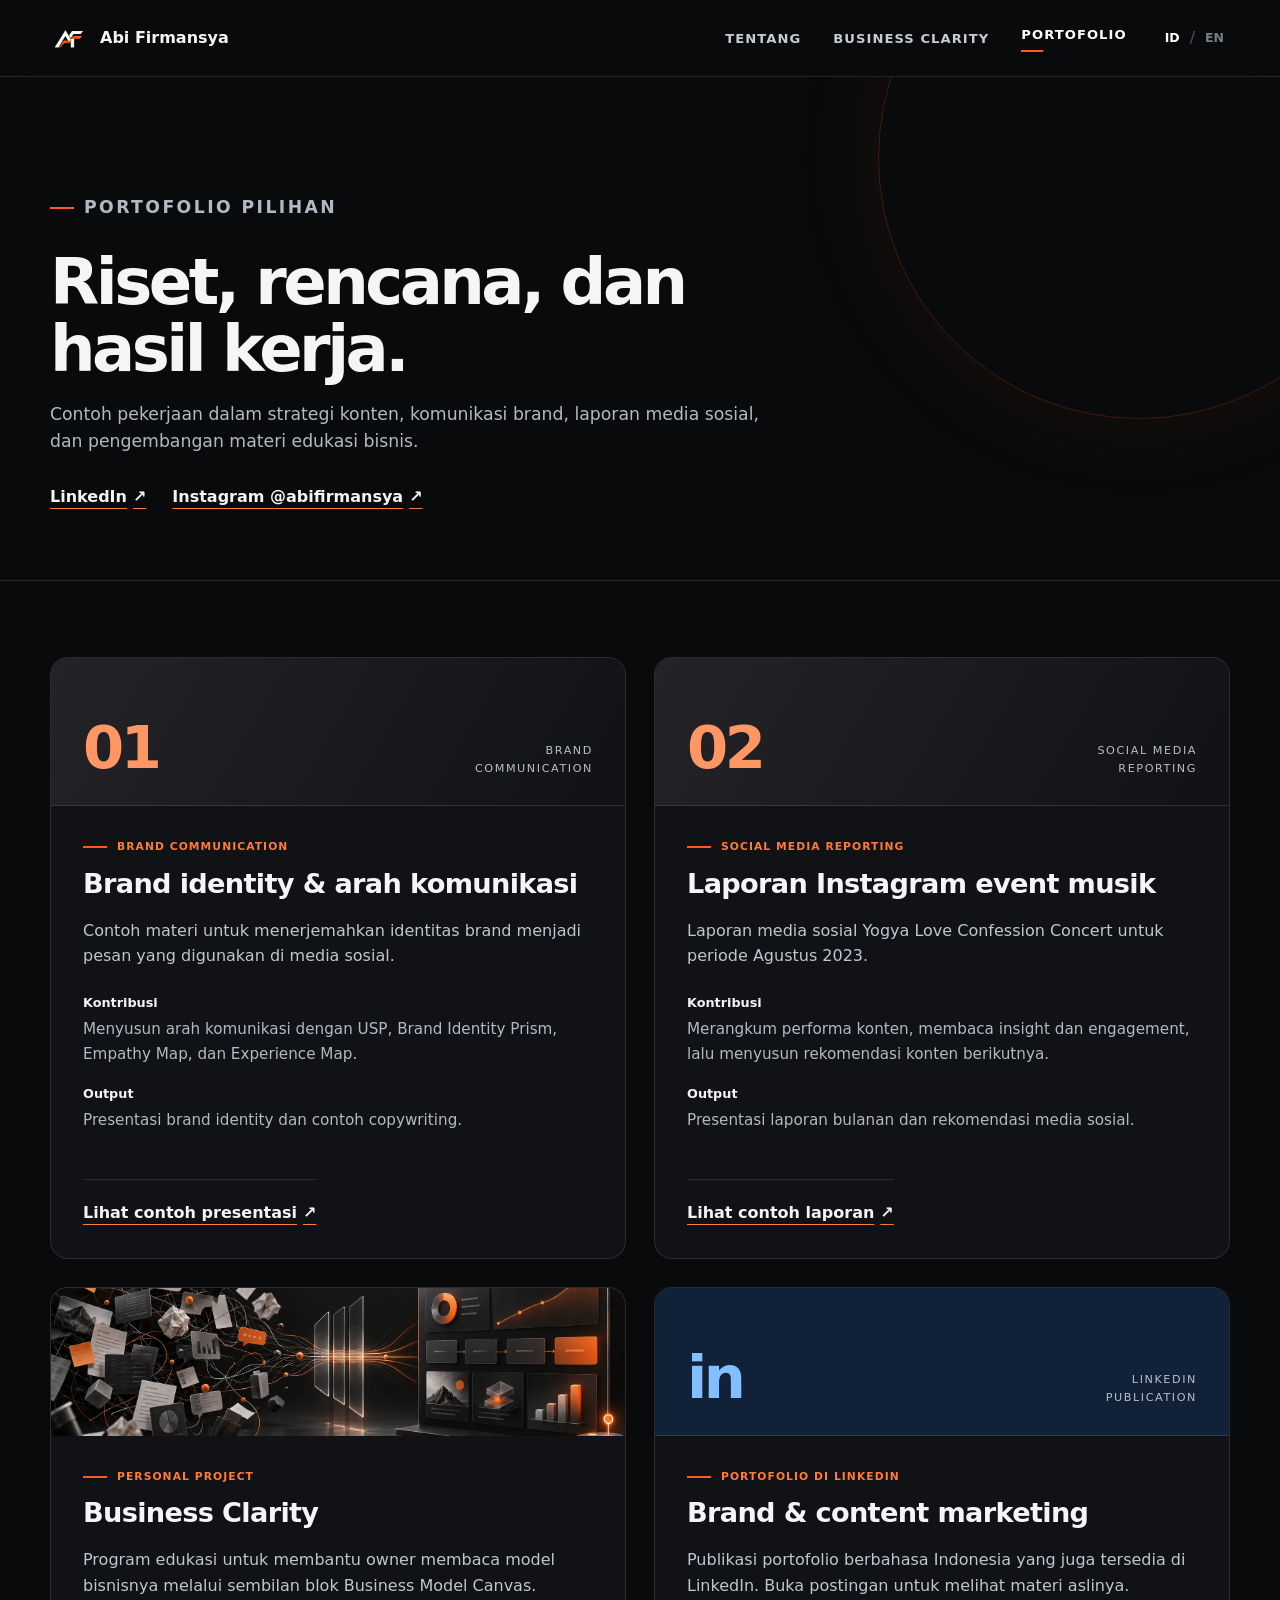
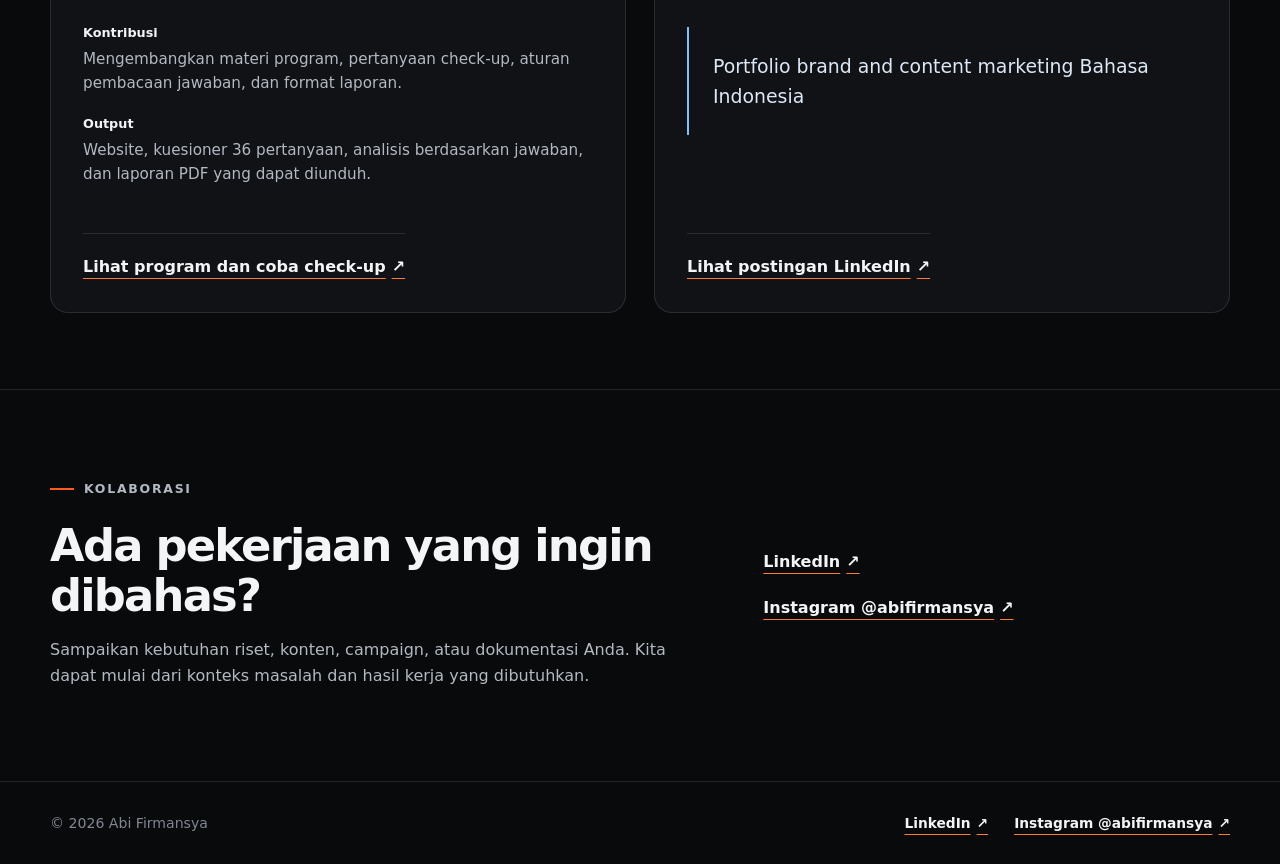
<file: portfolio/index.html>
<!doctype html><html lang="id"><head><meta charset="utf-8"><meta name="viewport" content="width=device-width,initial-scale=1"><title>Portofolio — Abi Firmansya</title><meta name="description" content="Karya pilihan dalam brand identity, content marketing, laporan media sosial, dan Business Clarity."><link rel="canonical" href="https://abifirmansya.github.io/portfolio/"><meta property="og:type" content="website"><meta property="og:title" content="Portofolio — Abi Firmansya"><meta property="og:description" content="Karya pilihan dalam brand identity, content marketing, laporan media sosial, dan Business Clarity."><meta property="og:url" content="https://abifirmansya.github.io/portfolio/"><meta property="og:image" content="https://abifirmansya.github.io/assets/abi-hero.webp"><meta name="twitter:card" content="summary_large_image"><link rel="icon" href="/assets/favicon.svg" type="image/svg+xml"><link rel="stylesheet" href="/assets/styles.css"><link rel="stylesheet" href="/assets/profile.css"></head><body class="personal-page">
<a class="skip-link" href="#main"><span class="" data-id="Langsung ke isi" data-en="Skip to content">Langsung ke isi</span></a><header class="site-header"><div class="header-inner"><a class="brand" href="/" aria-label="Abi Firmansya"><img src="/assets/af-logo.png" width="38" height="38" alt=""><span>Abi Firmansya</span></a><button class="menu-button" aria-label="Menu" aria-expanded="false" aria-controls="main-nav"><span></span><span></span><span></span></button><nav class="site-nav" id="main-nav" aria-label="Main navigation"><a href="/"  data-id="Tentang" data-en="About">Tentang</a><a href="/business-clarity/">Business Clarity</a><a href="/portfolio/" aria-current="page" data-id="Portofolio" data-en="Portfolio">Portofolio</a><div class="language-switch" aria-label="Language"><button data-lang="id" aria-pressed="true">ID</button><span>/</span><button data-lang="en" aria-pressed="false">EN</button></div></nav></div></header><main id="main"><section class="page-intro"><div class="shell"><p class="eyebrow" data-id="PORTOFOLIO PILIHAN" data-en="SELECTED WORK">PORTOFOLIO PILIHAN</p><h1 class="" data-id="Riset, rencana, dan hasil kerja." data-en="Research, plans, and deliverables.">Riset, rencana, dan hasil kerja.</h1><p class="" data-id="Contoh pekerjaan dalam strategi konten, komunikasi brand, laporan media sosial, dan pengembangan materi edukasi bisnis." data-en="Selected work in content strategy, brand communication, social media reporting, and business education.">Contoh pekerjaan dalam strategi konten, komunikasi brand, laporan media sosial, dan pengembangan materi edukasi bisnis.</p><nav class="social-links" aria-label="Social media"><a class="text-link" href="https://www.linkedin.com/in/abi-firmansya-datadriven/" target="_blank" rel="noopener noreferrer"><span class="" data-id="LinkedIn" data-en="LinkedIn">LinkedIn</span><span aria-hidden="true"> ↗</span></a><a class="text-link" href="https://www.instagram.com/abifirmansya/" target="_blank" rel="noopener noreferrer"><span class="" data-id="Instagram @abifirmansya" data-en="Instagram @abifirmansya">Instagram @abifirmansya</span><span aria-hidden="true"> ↗</span></a></nav></div></section><section class="section"><div class="shell case-grid"><article class="case-card"><div class="case-heading"><span>01</span><p>BRAND COMMUNICATION</p></div><div class="case-body"><p class="eyebrow" data-id="BRAND COMMUNICATION" data-en="BRAND COMMUNICATION">BRAND COMMUNICATION</p><h2 class="" data-id="Brand identity &amp; arah komunikasi" data-en="Brand identity &amp; communication direction">Brand identity &amp; arah komunikasi</h2><p class="case-intro" data-id="Contoh materi untuk menerjemahkan identitas brand menjadi pesan yang digunakan di media sosial." data-en="A sample presentation translating brand identity into social media messaging.">Contoh materi untuk menerjemahkan identitas brand menjadi pesan yang digunakan di media sosial.</p><dl><dt><span class="" data-id="Kontribusi" data-en="Contribution">Kontribusi</span></dt><dd><p class="" data-id="Menyusun arah komunikasi dengan USP, Brand Identity Prism, Empathy Map, dan Experience Map." data-en="Developing communication direction using USP, Brand Identity Prism, Empathy Map, and Experience Map.">Menyusun arah komunikasi dengan USP, Brand Identity Prism, Empathy Map, dan Experience Map.</p></dd><dt><span class="" data-id="Output" data-en="Deliverable">Output</span></dt><dd><p class="" data-id="Presentasi brand identity dan contoh copywriting." data-en="A brand identity presentation and copywriting examples.">Presentasi brand identity dan contoh copywriting.</p></dd></dl><a class="text-link" href="https://docs.google.com/presentation/d/1rSqzPmBfdRcrstgcTT0k37jnhjg9ky_-/preview?usp=sharing&amp;ouid=109863320106261296809&amp;rtpof=true&amp;sd=true" target="_blank" rel="noopener noreferrer"><span class="" data-id="Lihat contoh presentasi" data-en="View sample presentation">Lihat contoh presentasi</span><span aria-hidden="true"> ↗</span></a></div></article><article class="case-card"><div class="case-heading"><span>02</span><p>SOCIAL MEDIA REPORTING</p></div><div class="case-body"><p class="eyebrow" data-id="SOCIAL MEDIA REPORTING" data-en="SOCIAL MEDIA REPORTING">SOCIAL MEDIA REPORTING</p><h2 class="" data-id="Laporan Instagram event musik" data-en="Instagram report for a music event">Laporan Instagram event musik</h2><p class="case-intro" data-id="Laporan media sosial Yogya Love Confession Concert untuk periode Agustus 2023." data-en="A social media report for Yogya Love Confession Concert, August 2023.">Laporan media sosial Yogya Love Confession Concert untuk periode Agustus 2023.</p><dl><dt><span class="" data-id="Kontribusi" data-en="Contribution">Kontribusi</span></dt><dd><p class="" data-id="Merangkum performa konten, membaca insight dan engagement, lalu menyusun rekomendasi konten berikutnya." data-en="Summarizing content performance, reviewing insights and engagement, and preparing content recommendations.">Merangkum performa konten, membaca insight dan engagement, lalu menyusun rekomendasi konten berikutnya.</p></dd><dt><span class="" data-id="Output" data-en="Deliverable">Output</span></dt><dd><p class="" data-id="Presentasi laporan bulanan dan rekomendasi media sosial." data-en="A monthly reporting presentation with social media recommendations.">Presentasi laporan bulanan dan rekomendasi media sosial.</p></dd></dl><a class="text-link" href="https://docs.google.com/presentation/d/1gxKCReD6FfockqrHFw2sIuNfH0nVVGRKE-w0-pTMs0g/preview?usp=sharing" target="_blank" rel="noopener noreferrer"><span class="" data-id="Lihat contoh laporan" data-en="View sample report">Lihat contoh laporan</span><span aria-hidden="true"> ↗</span></a></div></article><article class="case-card"><div class="case-image"><img src="/assets/business-clarity.webp" loading="lazy" width="1200" height="750" alt="Business Clarity"></div><div class="case-body"><p class="eyebrow" data-id="PERSONAL PROJECT" data-en="PERSONAL PROJECT">PERSONAL PROJECT</p><h2 class="" data-id="Business Clarity" data-en="Business Clarity">Business Clarity</h2><p class="case-intro" data-id="Program edukasi untuk membantu owner membaca model bisnisnya melalui sembilan blok Business Model Canvas." data-en="An education program helping owners examine their business model through the nine blocks of the Business Model Canvas.">Program edukasi untuk membantu owner membaca model bisnisnya melalui sembilan blok Business Model Canvas.</p><dl><dt><span class="" data-id="Kontribusi" data-en="Contribution">Kontribusi</span></dt><dd><p class="" data-id="Mengembangkan materi program, pertanyaan check-up, aturan pembacaan jawaban, dan format laporan." data-en="Developing program materials, check-up questions, interpretation rules, and report structure.">Mengembangkan materi program, pertanyaan check-up, aturan pembacaan jawaban, dan format laporan.</p></dd><dt><span class="" data-id="Output" data-en="Deliverable">Output</span></dt><dd><p class="" data-id="Website, kuesioner 36 pertanyaan, analisis berdasarkan jawaban, dan laporan PDF yang dapat diunduh." data-en="A website, 36-question assessment, response-based analysis, and a downloadable PDF report.">Website, kuesioner 36 pertanyaan, analisis berdasarkan jawaban, dan laporan PDF yang dapat diunduh.</p></dd></dl><a class="text-link" href="/business-clarity/"><span class="" data-id="Lihat program dan coba check-up" data-en="Explore the program and check-up">Lihat program dan coba check-up</span><span aria-hidden="true"> ↗</span></a></div></article><article class="case-card linkedin-case"><div class="case-heading"><span>in</span><p>LINKEDIN PUBLICATION</p></div><div class="case-body"><p class="eyebrow" data-id="PORTOFOLIO DI LINKEDIN" data-en="PORTFOLIO ON LINKEDIN">PORTOFOLIO DI LINKEDIN</p><h2 class="" data-id="Brand &amp; content marketing" data-en="Brand &amp; content marketing">Brand &amp; content marketing</h2><p class="case-intro" data-id="Publikasi portofolio berbahasa Indonesia yang juga tersedia di LinkedIn. Buka postingan untuk melihat materi aslinya." data-en="An Indonesian-language portfolio publication available on LinkedIn. Open the post to see the original material.">Publikasi portofolio berbahasa Indonesia yang juga tersedia di LinkedIn. Buka postingan untuk melihat materi aslinya.</p><p class="publication-title" data-id="Portfolio brand and content marketing Bahasa Indonesia" data-en="Portfolio brand and content marketing Bahasa Indonesia">Portfolio brand and content marketing Bahasa Indonesia</p><a class="text-link" href="https://www.linkedin.com/posts/abi-firmansya-datadriven_portfolio-brand-and-content-marketing-bahasa-activity-7261002270773784576-EzPN?utm_source=share&amp;utm_medium=member_desktop" target="_blank" rel="noopener noreferrer"><span class="" data-id="Lihat postingan LinkedIn" data-en="View LinkedIn post">Lihat postingan LinkedIn</span><span aria-hidden="true"> ↗</span></a></div></article></div></section><section class="section"><div class="shell contact-panel"><div><p class="eyebrow" data-id="KOLABORASI" data-en="COLLABORATION">KOLABORASI</p><h2 class="" data-id="Ada pekerjaan yang ingin dibahas?" data-en="Have a project in mind?">Ada pekerjaan yang ingin dibahas?</h2><p class="" data-id="Sampaikan kebutuhan riset, konten, campaign, atau dokumentasi Anda. Kita dapat mulai dari konteks masalah dan hasil kerja yang dibutuhkan." data-en="Share your research, content, campaign, or documentation needs. We can start with the business context and the deliverables you need.">Sampaikan kebutuhan riset, konten, campaign, atau dokumentasi Anda. Kita dapat mulai dari konteks masalah dan hasil kerja yang dibutuhkan.</p></div><nav class="social-links" aria-label="Social media"><a class="text-link" href="https://www.linkedin.com/in/abi-firmansya-datadriven/" target="_blank" rel="noopener noreferrer"><span class="" data-id="LinkedIn" data-en="LinkedIn">LinkedIn</span><span aria-hidden="true"> ↗</span></a><a class="text-link" href="https://www.instagram.com/abifirmansya/" target="_blank" rel="noopener noreferrer"><span class="" data-id="Instagram @abifirmansya" data-en="Instagram @abifirmansya">Instagram @abifirmansya</span><span aria-hidden="true"> ↗</span></a></nav></div></section></main><footer class="site-footer"><div class="shell footer-inner"><span>© 2026 Abi Firmansya</span><nav class="social-links" aria-label="Social media"><a class="text-link" href="https://www.linkedin.com/in/abi-firmansya-datadriven/" target="_blank" rel="noopener noreferrer"><span class="" data-id="LinkedIn" data-en="LinkedIn">LinkedIn</span><span aria-hidden="true"> ↗</span></a><a class="text-link" href="https://www.instagram.com/abifirmansya/" target="_blank" rel="noopener noreferrer"><span class="" data-id="Instagram @abifirmansya" data-en="Instagram @abifirmansya">Instagram @abifirmansya</span><span aria-hidden="true"> ↗</span></a></nav></div></footer><script src="/assets/site.js"></script></body></html>
</file>
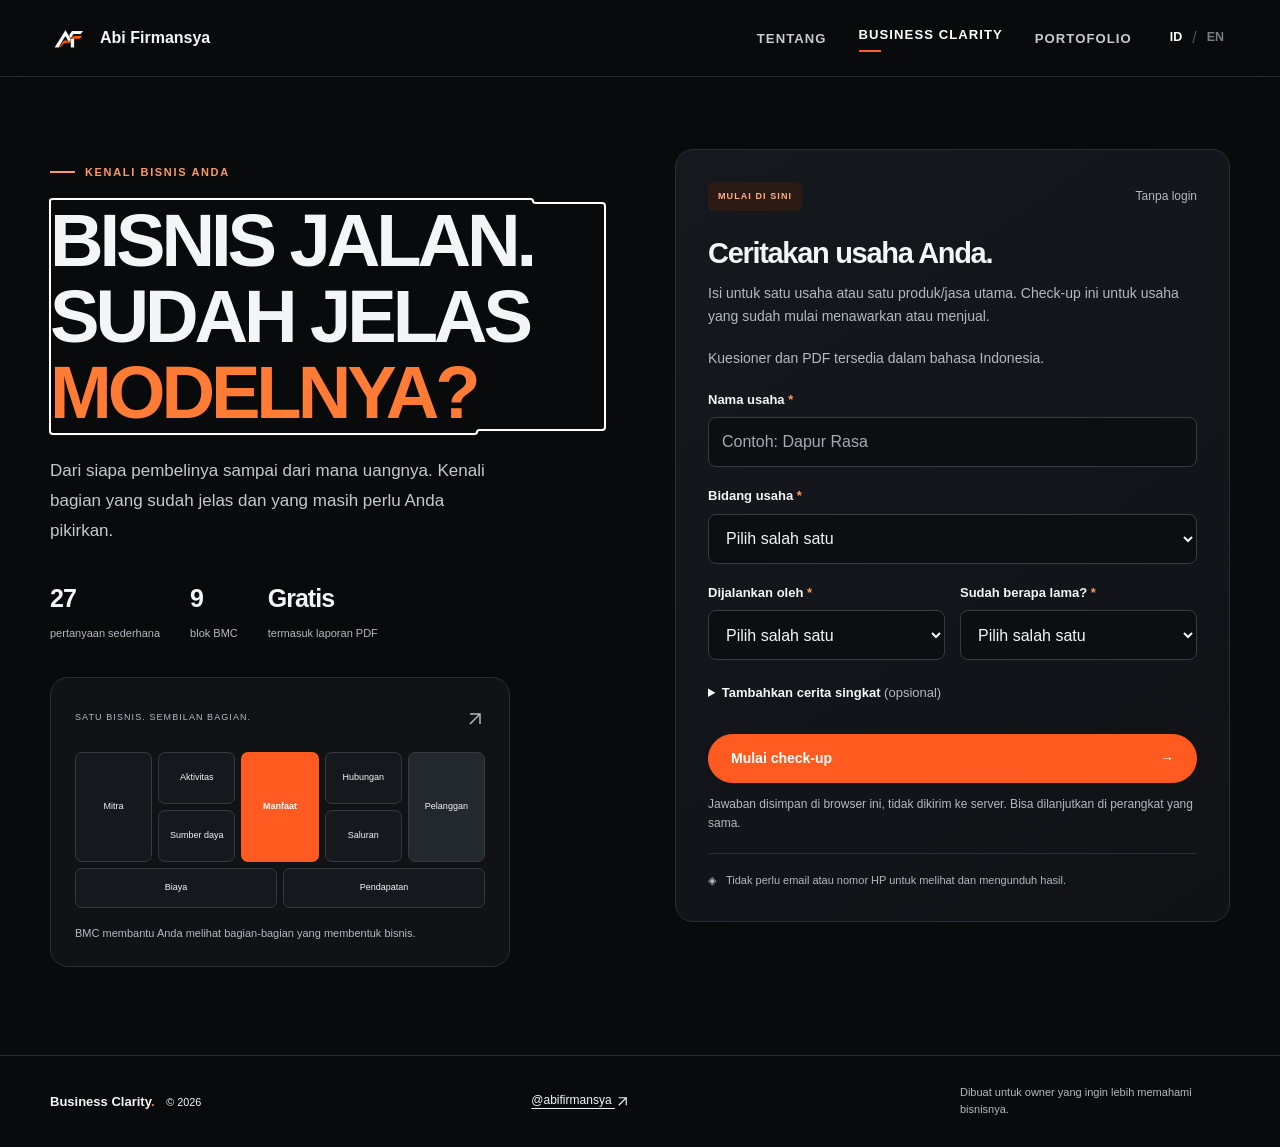
<file: business-clarity/check-up/index.html>
<!doctype html>
<html lang="id">
<head>
  <meta charset="utf-8"><meta name="viewport" content="width=device-width, initial-scale=1">
  <title>Business Clarity — Seberapa jelas bisnis Anda?</title>
  <meta name="description" content="Check-up gratis dengan 27 pertanyaan sederhana. Lihat tingkat kejelasan bisnis, status sembilan blok BMC, penjelasan, dan rekomendasi. Unduh hasil PDF tanpa email.">
  <meta name="theme-color" content="#090a0c">
  <link rel="icon" href="/assets/favicon.svg" type="image/svg+xml">
  <link rel="stylesheet" href="styles.css">
  <link rel="stylesheet" href="/assets/checkup-navigation.css">
</head>
<body data-view="profile">
<a class="skip" href="#main">Langsung ke isi</a>
<header class="site-header"><div class="header-inner"><a class="brand" href="/" aria-label="Abi Firmansya"><img src="/assets/af-logo.png" alt=""><span>Abi Firmansya</span></a><button class="menu-button" aria-label="Buka menu" aria-expanded="false" aria-controls="main-nav"><span></span><span></span><span></span></button><nav id="main-nav" class="site-nav" aria-label="Navigasi utama"><a href="/" data-id="Tentang" data-en="About">Tentang</a><a href="/business-clarity/" aria-current="page">Business Clarity</a><a href="/portfolio/" data-id="Portofolio" data-en="Portfolio">Portofolio</a><div class="language-switch"><button data-lang="id" aria-pressed="true">ID</button><span>/</span><button data-lang="en" aria-pressed="false">EN</button></div></nav></div></header>
<main id="main">
<noscript><p class="notice wrap">Aktifkan JavaScript untuk mengisi check-up. Jawaban diproses di browser Anda.</p></noscript>
<section id="profile" class="view active" aria-labelledby="profileTitle">
 <div class="wrap profile-layout">
  <div class="intro-copy"><p class="eyebrow"><span class="tiny-line"></span> KENALI BISNIS ANDA</p><h1 id="profileTitle">Bisnis jalan.<br>Sudah jelas<br><em>modelnya?</em></h1><p class="intro-lead">Dari siapa pembelinya sampai dari mana uangnya. Kenali bagian yang sudah jelas dan yang masih perlu Anda pikirkan.</p>
   <div class="intro-facts"><div><b>27</b><span>pertanyaan sederhana</span></div><div><b>9</b><span>blok BMC</span></div><div><b>Gratis</b><span>termasuk laporan PDF</span></div></div>
   <div class="canvas-preview"><div class="preview-label"><span>SATU BISNIS. SEMBILAN BAGIAN.</span><span aria-hidden="true"><svg class="arrow-icon" viewBox="0 0 24 24" fill="none" stroke="currentColor" stroke-width="1.8" aria-hidden="true"><path d="M6 18 18 6M6 6h12v12"/></svg></span></div><div class="mini-canvas" aria-label="Susunan Business Model Canvas"><div class="partners">Mitra</div><div class="activities">Aktivitas</div><div class="resources">Sumber daya</div><div class="value">Manfaat</div><div class="relationships">Hubungan</div><div class="channels">Saluran</div><div class="customers">Pelanggan</div><div class="costs">Biaya</div><div class="revenue">Pendapatan</div></div><p>BMC membantu Anda melihat bagian-bagian yang membentuk bisnis.</p></div>
  </div>
  <div class="profile-panel"><div class="panel-top"><span class="step-chip">MULAI DI SINI</span><span class="micro">Tanpa login</span></div><h2>Ceritakan usaha Anda.</h2><p>Isi untuk satu usaha atau satu produk/jasa utama. Check-up ini untuk usaha yang sudah mulai menawarkan atau menjual.</p><p class="micro" data-id="Kuesioner dan PDF tersedia dalam bahasa Indonesia." data-en="The questionnaire and PDF are available in Indonesian.">Kuesioner dan PDF tersedia dalam bahasa Indonesia.</p><p id="savedNotice" class="notice" hidden></p><p id="legacyNotice" class="notice" hidden>Kuesioner sudah diperbarui. Jawaban versi sebelumnya tidak dipakai untuk penilaian baru dan tetap tersimpan di browser ini.</p>
   <form id="profileForm">
    <label for="businessName">Nama usaha <span aria-hidden="true">*</span></label><input id="businessName" maxlength="80" placeholder="Contoh: Dapur Rasa" autocomplete="organization" required>
    <label for="industry">Bidang usaha <span aria-hidden="true">*</span></label><select id="industry" required></select>
    <div class="form-grid"><div><label for="teamSize">Dijalankan oleh <span aria-hidden="true">*</span></label><select id="teamSize" required></select></div><div><label for="businessAge">Sudah berapa lama? <span aria-hidden="true">*</span></label><select id="businessAge" required></select></div></div>
    <div id="preNotice" class="notice" role="status" hidden>Belum mulai menjual? Check-up ini belum menilai rencana usaha. Anda bisa <a href="https://www.strategyzer.com/library/the-business-model-canvas" target="_blank" rel="noopener noreferrer">mengenal Business Model Canvas</a> sebagai langkah awal. Jika sudah menawarkan produk atau jasa, pilih lama usaha yang sesuai.</div>
    <details class="optional-summary"><summary>Tambahkan cerita singkat <span>(opsional)</span></summary><label for="businessSummary">Apa yang Anda jual dan untuk siapa?</label><textarea id="businessSummary" maxlength="600" rows="3" placeholder="Contoh: katering makan siang untuk karyawan kantor di Solo."></textarea><p class="micro">Ditampilkan di laporan sebagai catatan Anda. Cerita ini tidak dinilai otomatis.</p></details>
    <button class="btn primary full" id="startQuiz" type="submit">Mulai check-up <span aria-hidden="true">→</span></button><p class="form-error" id="profileError" role="alert"></p><p class="micro storage-status"></p>
   </form>
   <div class="privacy-line"><span aria-hidden="true">◈</span> Tidak perlu email atau nomor HP untuk melihat dan mengunduh hasil.</div>
  </div>
 </div>
</section>
<section id="quiz" class="view" aria-labelledby="blockTitle">
 <div class="wrap quiz-shell"><aside class="quiz-sidebar"><p class="eyebrow">CHECK-UP ANDA</p><h2 id="sideBusiness"></h2><ol id="blockNav" aria-label="Pilih blok BMC"></ol><button id="changeProfile" class="text-btn">← Ubah profil usaha</button><p class="sidebar-note">Tidak ada jawaban yang harus terlihat bagus. Pilih yang paling sesuai dengan keadaan sekarang.</p></aside>
  <div class="quiz-main"><div class="progress-label"><span id="stepLabel"></span><span id="countLabel"></span></div><div class="track" role="progressbar" aria-label="Pertanyaan terjawab" aria-valuemin="0" aria-valuemax="27" aria-valuenow="0"><div id="bar"></div></div><div id="questionBody"></div><p id="quizError" class="form-error" role="alert"></p><div class="quiz-controls"><button id="prev" class="btn secondary">← Sebelumnya</button><button id="next" class="btn primary">Lanjut →</button></div><p class="micro storage-status"></p></div>
 </div>
</section>
<section id="review" class="view" aria-labelledby="reviewTitle"><div class="wrap narrow section"><p class="eyebrow">SEBELUM MELIHAT HASIL</p><h1 id="reviewTitle">Sudah sesuai<br><em>dengan usaha Anda?</em></h1><p>Periksa sebentar. Anda masih bisa mengubah jawaban.</p><div id="reviewList"></div><p id="reviewError" class="form-error" role="alert"></p><div class="quiz-controls"><button id="reviewBack" class="btn secondary">← Kembali</button><button id="analyze" class="btn primary">Lihat hasil saya →</button></div></div></section>
<section id="results" class="view" aria-labelledby="resultTitle">
 <div class="wrap section results-wrap">
  <div class="result-heading"><div><p class="eyebrow">HASIL BUSINESS CLARITY</p><h1 id="resultTitle">Gambaran bisnis Anda.</h1><p id="resultIdentity"></p></div><button class="btn secondary" id="edit">Ubah jawaban <span aria-hidden="true"><svg class="arrow-icon" viewBox="0 0 24 24" fill="none" stroke="currentColor" stroke-width="1.8" aria-hidden="true"><path d="M6 18 18 6M6 6h12v12"/></svg></span></button></div>
  <div class="result-overview"><div class="overall-card"><p class="eyebrow">TINGKAT KEJELASAN BISNIS</p><strong id="overallLabel"></strong><div id="overallSteps" class="overall-steps" aria-hidden="true"></div><p id="overallScale" class="micro"></p></div><div class="result-explanation"><p class="eyebrow">BERDASARKAN JAWABAN ANDA</p><p id="resultSummary" class="lead"></p><p class="result-limit">Hasil ini menggambarkan pemahaman Anda tentang model bisnis. Bukan penilaian untung-rugi atau jaminan keberhasilan.</p><button class="btn primary download">Unduh hasil PDF <span aria-hidden="true">↓</span></button><p id="downloadStatus" class="micro" role="status" aria-live="polite"></p></div></div>
  <details class="profile-context"><summary>Profil usaha dalam laporan</summary><div id="profileContext"></div></details>
  <section class="result-section" aria-labelledby="canvasTitle"><div class="section-heading"><div><p class="eyebrow">01 / PETA BISNIS ANDA</p><h2 id="canvasTitle">Sembilan blok.<br>Satu gambaran bisnis.</h2></div><p>Pilih blok untuk membaca penjelasan dan rekomendasinya.</p></div><div id="legend" class="legend" aria-label="Arti warna status"></div><div id="resultMap" class="bmc-canvas" aria-label="Status sembilan blok Business Model Canvas"></div></section>
  <section class="result-section" aria-labelledby="detailsTitle"><p class="eyebrow">02 / PENJELASAN & REKOMENDASI</p><h2 id="detailsTitle">Kenali setiap bagiannya.</h2><p>Setiap blok menjelaskan alasan status, arti jawaban, contoh, dan rekomendasi. Penjelasannya langsung terbuka; Anda bisa melipatnya jika perlu.</p><div id="blockResults"></div></section>
  <details class="method"><summary>Bagaimana hasil ini ditentukan?</summary><p>Sembilan blok mengacu pada Business Model Canvas. Pertanyaan dan aturan penilaian dibuat untuk refleksi mandiri, belum divalidasi sebagai alat ukur ilmiah.</p><p>Setiap jawaban menggambarkan hal yang belum ditentukan, masih umum, sudah spesifik tetapi belum lengkap, atau sudah jelas. Jawaban dalam satu blok digabung untuk menentukan statusnya. Semua blok memiliki bobot yang sama dalam ringkasan bisnis.</p><p>Pelanggan, manfaat, dan pendapatan menjadi dasar: jika salah satunya belum jelas, tingkat keseluruhan maksimal Sedang; jika salah satunya kurang jelas, maksimal Tinggi. Tingkat Sangat tinggi tidak berarti seluruh model sudah terbukti sesuai kenyataan.</p><p>Tidak memakai mitra bukan kelemahan. Jika semua pekerjaan utama memang ditangani sendiri, dua pertanyaan lanjutan mitra dilewati. Cerita bebas dan jenis usaha tidak diberi skor.</p><p>Rekomendasi tiap blok mengikuti jawaban dengan tingkat kejelasan terendah; jika sama, urutan pertanyaan dipakai. Ini bukan urutan besarnya masalah usaha.</p><a href="https://www.strategyzer.com/library/the-business-model-canvas" target="_blank" rel="noopener noreferrer">Referensi Business Model Canvas <svg class="arrow-icon" viewBox="0 0 24 24" fill="none" stroke="currentColor" stroke-width="1.8" aria-hidden="true"><path d="M6 18 18 6M6 6h12v12"/></svg></a></details>
  <div class="end-actions"><button class="btn primary download">Simpan laporan PDF ↓</button><button class="text-btn" id="restart">Mulai check-up baru</button></div>
  <section class="next-section" aria-labelledby="nextTitle"><div class="next-heading"><p class="eyebrow">LANJUT BELAJAR BERSAMA</p><h2 id="nextTitle">Punya gambaran.<br>Sekarang, tambah wawasan.</h2><p>Bergabung atau ikut event adalah pilihan. Hasil Anda tetap bisa diunduh gratis.</p></div><div class="cta-grid"><article class="community-cta"><span class="cta-kicker">01 / KOMUNITAS</span><h3>Teman diskusi<br>untuk usaha Anda.</h3><p>Gabung grup WhatsApp Business Clarity untuk belajar dan berdiskusi bersama.</p><a class="btn primary" data-community href="https://chat.whatsapp.com/E0A49g7bczE1sGa5VEVDZc" target="_blank" rel="noopener noreferrer">Gabung grup WhatsApp <svg class="arrow-icon" viewBox="0 0 24 24" fill="none" stroke="currentColor" stroke-width="1.8" aria-hidden="true"><path d="M6 18 18 6M6 6h12v12"/></svg></a></article><article class="event-cta"><span class="cta-kicker">02 / EVENT BERIKUTNYA</span><h3>Business Clarity<br>Workshop</h3><p>Latihan menyusun BMC dan memahami model bisnis Anda. Tanyakan jadwal, biaya, dan ketersediaan tempat melalui WhatsApp.</p><a class="btn lime" data-wa href="https://api.whatsapp.com/send/?phone=62851213142611&amp;text&amp;type=phone_number&amp;app_absent=0" target="_blank" rel="noopener noreferrer">Tanyakan event berikutnya <svg class="arrow-icon" viewBox="0 0 24 24" fill="none" stroke="currentColor" stroke-width="1.8" aria-hidden="true"><path d="M6 18 18 6M6 6h12v12"/></svg></a></article></div></section>
 </div>
</section>
</main>
<footer><div class="wrap footer-inner"><span>Business Clarity<span class="brand-accent">.</span> <small>© 2026</small></span><a href="https://www.instagram.com/abifirmansya/" target="_blank" rel="noopener noreferrer">@abifirmansya <svg class="arrow-icon" viewBox="0 0 24 24" fill="none" stroke="currentColor" stroke-width="1.8" aria-hidden="true"><path d="M6 18 18 6M6 6h12v12"/></svg></a><span class="micro">Dibuat untuk owner yang ingin lebih memahami bisnisnya.</span></div></footer>
<script src="/assets/site.js"></script><script src="vendor/jspdf.umd.min.js"></script><script src="data.js"></script><script src="assessment.js"></script><script src="report.js"></script><script src="app.js"></script>
</body></html>
</file>
<file: assets/styles.css>
:root {
  --bg: #090a0c;
  --surface: #101216;
  --surface-2: #15181d;
  --text: #f4f5f7;
  --muted: #a5abb3;
  --line: rgba(255, 255, 255, 0.11);
  --orange: #ff5a1f;
  --orange-bright: #ff7b36;
  --max: 1180px;
}

* { box-sizing: border-box; }
html { scroll-behavior: smooth; }
body {
  margin: 0;
  background: var(--bg);
  color: var(--text);
  font-family: Inter, ui-sans-serif, system-ui, -apple-system, BlinkMacSystemFont, "Segoe UI", sans-serif;
  font-size: 16px;
  line-height: 1.6;
}
a { color: inherit; text-decoration: none; }
img { display: block; max-width: 100%; }
button { font: inherit; }

.site-header {
  position: sticky;
  top: 0;
  z-index: 30;
  border-bottom: 1px solid var(--line);
  background: rgba(9, 10, 12, 0.9);
  backdrop-filter: blur(16px);
}
.header-inner {
  width: min(calc(100% - 40px), var(--max));
  height: 76px;
  margin: 0 auto;
  display: flex;
  align-items: center;
  justify-content: space-between;
  gap: 28px;
}
.brand { display: inline-flex; align-items: center; gap: 12px; font-weight: 720; }
.brand img { width: 38px; height: 38px; object-fit: contain; }
.site-nav { display: flex; align-items: center; gap: 32px; }
.site-nav > a {
  color: #c8ccd2;
  font-size: 0.82rem;
  font-weight: 700;
  letter-spacing: 0.08em;
  text-transform: uppercase;
}
.site-nav > a:hover, .site-nav > a[aria-current="page"] { color: #fff; }
.site-nav > a[aria-current="page"]::after {
  content: "";
  display: block;
  width: 22px;
  height: 2px;
  margin-top: 5px;
  background: var(--orange);
}
.language-switch { display: flex; gap: 4px; align-items: center; }
.language-switch button {
  border: 0;
  padding: 4px 6px;
  background: transparent;
  color: #767d86;
  cursor: pointer;
  font-size: 0.78rem;
  font-weight: 800;
}
.language-switch button.is-active { color: #fff; }
.language-switch span { color: #4d535b; }
.menu-button { display: none; background: transparent; border: 0; color: #fff; padding: 8px; }
.menu-button span { display: block; width: 24px; height: 2px; margin: 5px 0; background: currentColor; }

.shell { width: min(calc(100% - 40px), var(--max)); margin: 0 auto; }
.eyebrow {
  display: inline-flex;
  align-items: center;
  gap: 10px;
  color: var(--orange-bright);
  font-size: 0.78rem;
  font-weight: 800;
  letter-spacing: 0.14em;
  text-transform: uppercase;
}
.eyebrow::before { content: ""; width: 24px; height: 2px; background: var(--orange); }
.hero {
  position: relative;
  min-height: 650px;
  display: grid;
  align-items: center;
  overflow: hidden;
  border-bottom: 1px solid var(--line);
}
.hero::before {
  content: "";
  position: absolute;
  inset: 0;
  background: linear-gradient(90deg, #090a0c 4%, rgba(9, 10, 12, 0.93) 36%, rgba(9, 10, 12, 0.2) 77%), url("/assets/abi-hero.webp") center/cover no-repeat;
}
.hero::after {
  content: "";
  position: absolute;
  width: 320px;
  height: 320px;
  left: 42%;
  top: 18%;
  border-radius: 50%;
  background: rgba(255, 90, 31, 0.15);
  filter: blur(80px);
}
.hero-content { position: relative; z-index: 2; max-width: 700px; padding: 88px 0; }
.hero h1 {
  margin: 18px 0 16px;
  max-width: 760px;
  font-size: clamp(3.8rem, 8.5vw, 7.2rem);
  line-height: 0.85;
  letter-spacing: -0.075em;
  text-transform: uppercase;
}
.hero .role { margin: 0; font-size: clamp(1.35rem, 2.4vw, 2rem); font-weight: 650; }
.hero .promise { max-width: 620px; margin: 8px 0 30px; color: #c4c9d0; font-size: clamp(1rem, 1.6vw, 1.2rem); }
.button {
  display: inline-flex;
  align-items: center;
  justify-content: center;
  gap: 12px;
  min-height: 50px;
  padding: 0 24px;
  border: 1px solid var(--orange);
  border-radius: 999px;
  background: var(--orange);
  color: #fff;
  font-weight: 760;
  transition: transform .2s ease, background .2s ease;
}
.button:hover { transform: translateY(-2px); background: var(--orange-bright); }
.button.secondary { background: transparent; border-color: rgba(255,255,255,.25); }
.button.secondary:hover { border-color: var(--orange); }
.arrow { font-size: 1.25rem; line-height: 1; }

.section { padding: 96px 0; border-bottom: 1px solid var(--line); }
.section-head { max-width: 740px; margin-bottom: 44px; }
.section h2, .page-intro h1 {
  margin: 10px 0 14px;
  font-size: clamp(2.4rem, 5vw, 4.5rem);
  line-height: 0.98;
  letter-spacing: -0.055em;
}
.section-head p, .page-intro p { color: var(--muted); font-size: 1.08rem; }
.split { display: grid; grid-template-columns: 1fr 1fr; gap: 28px; }
.panel {
  border: 1px solid var(--line);
  border-radius: 18px;
  background: linear-gradient(145deg, rgba(255,255,255,.05), rgba(255,255,255,.015));
  padding: 32px;
}
.panel h3 { margin: 0 0 10px; font-size: 1.35rem; }
.panel p { margin: 0; color: var(--muted); }
.panel + .panel { margin-top: 0; }
.icon-box {
  width: 48px;
  height: 48px;
  margin-bottom: 24px;
  display: grid;
  place-items: center;
  border: 1px solid rgba(255,90,31,.5);
  border-radius: 14px;
  color: var(--orange-bright);
  font-weight: 850;
}
.timeline { display: grid; gap: 0; }
.timeline-row {
  display: grid;
  grid-template-columns: 116px 1fr;
  gap: 26px;
  padding: 24px 0;
  border-top: 1px solid var(--line);
}
.timeline-row:first-child { border-top: 0; padding-top: 0; }
.timeline-year { color: var(--orange-bright); font-weight: 800; }
.timeline-row h3 { margin: 0 0 6px; font-size: 1.2rem; }
.timeline-row p { margin: 0; color: var(--muted); }
.method { display: grid; grid-template-columns: repeat(4, 1fr); gap: 14px; }
.method-step { position: relative; min-height: 190px; padding: 26px; border: 1px solid var(--line); border-radius: 18px; background: var(--surface); }
.method-step strong { display: block; margin-bottom: 28px; color: var(--orange); font-size: 1.75rem; }
.method-step h3 { margin: 0 0 6px; font-size: 1.05rem; }
.method-step p { margin: 0; color: var(--muted); font-size: 0.93rem; }
.quote { margin: 0; border-left: 3px solid var(--orange); padding-left: 28px; font-size: clamp(1.8rem, 4vw, 3.3rem); font-weight: 650; line-height: 1.17; letter-spacing: -0.035em; }

.page-intro { position: relative; padding: 100px 0 70px; overflow: hidden; border-bottom: 1px solid var(--line); }
.page-intro::after { content: ""; position: absolute; right: -120px; top: -180px; width: 520px; height: 520px; border: 1px solid rgba(255,90,31,.22); border-radius: 50%; box-shadow: 0 0 100px rgba(255,90,31,.08); }
.page-intro .shell { position: relative; z-index: 2; }
.page-intro p { max-width: 720px; }
.problem-grid { display: grid; grid-template-columns: 1.08fr .92fr; gap: 36px; align-items: center; }
.problem-image { overflow: hidden; border: 1px solid var(--line); border-radius: 20px; background: var(--surface); }
.problem-image img { width: 100%; aspect-ratio: 16/10; object-fit: cover; }
.symptom-list { display: grid; gap: 12px; }
.symptom { display: grid; grid-template-columns: 36px 1fr; gap: 14px; align-items: start; padding: 18px; border: 1px solid var(--line); border-radius: 14px; background: var(--surface); }
.symptom span { color: var(--orange); font-weight: 850; }
.symptom p { margin: 0; color: #d2d5da; }
.journey { display: grid; grid-template-columns: repeat(3, 1fr); gap: 18px; }
.journey-card { min-height: 270px; padding: 28px; border: 1px solid var(--line); border-radius: 20px; background: var(--surface); }
.journey-card.featured { background: linear-gradient(145deg, #ff6b2d, #d83e0c); border-color: transparent; }
.journey-card .step { color: var(--orange-bright); font-size: .78rem; font-weight: 850; letter-spacing: .14em; }
.journey-card.featured .step, .journey-card.featured p { color: rgba(255,255,255,.82); }
.journey-card h3 { margin: 34px 0 10px; font-size: 1.55rem; line-height: 1.1; }
.journey-card p { margin: 0; color: var(--muted); }
.outcomes { display: grid; grid-template-columns: 1fr 1fr; gap: 12px; }
.outcome { padding: 20px 22px; border: 1px solid var(--line); border-radius: 14px; background: var(--surface); }
.outcome strong { display: block; margin-bottom: 5px; }
.outcome span { color: var(--muted); font-size: .93rem; }

.portfolio-grid { display: grid; grid-template-columns: repeat(12, 1fr); gap: 20px; }
.project-card { position: relative; min-height: 380px; overflow: hidden; border: 1px solid var(--line); border-radius: 22px; background: var(--surface); }
.project-card.large { grid-column: span 7; }
.project-card.small { grid-column: span 5; }
.project-card.wide { grid-column: span 12; min-height: 320px; }
.project-media { height: 230px; overflow: hidden; background: #12151a; }
.project-media img { width: 100%; height: 100%; object-fit: cover; transition: transform .5s ease; }
.project-card:hover .project-media img { transform: scale(1.025); }
.project-brand {
  height: 230px;
  display: grid;
  align-content: end;
  padding: 28px;
  background: radial-gradient(circle at 78% 24%, rgba(255,90,31,.33), transparent 30%), linear-gradient(145deg, #17191d, #090a0c);
}
.project-brand strong { font-size: 3rem; letter-spacing: -.06em; }
.project-brand span { color: var(--orange); font-weight: 800; letter-spacing: .12em; text-transform: uppercase; }
.project-content { padding: 26px; }
.project-content h2 { margin: 0 0 8px; font-size: 1.45rem; letter-spacing: -.025em; }
.project-content p { margin: 0; color: var(--muted); }
.tag-row { display: flex; flex-wrap: wrap; gap: 8px; margin-top: 18px; }
.tag { padding: 6px 10px; border: 1px solid var(--line); border-radius: 999px; color: #c8ccd2; font-size: .76rem; }

.cta-band { padding: 72px 0; background: linear-gradient(120deg, #e34711, #ff6a29); }
.cta-inner { display: flex; align-items: center; justify-content: space-between; gap: 30px; }
.cta-band h2 { margin: 0; max-width: 760px; font-size: clamp(2rem, 4.5vw, 4rem); line-height: 1; letter-spacing: -.05em; }
.cta-band .button { flex: 0 0 auto; background: #0b0c0e; border-color: #0b0c0e; }
.site-footer { padding: 30px 0; color: #818791; font-size: .88rem; }
.footer-inner { display: flex; justify-content: space-between; gap: 22px; }

@media (max-width: 880px) {
  .header-inner { height: 68px; }
  .menu-button { display: block; }
  .site-nav {
    display: none;
    position: absolute;
    top: 68px;
    left: 0;
    right: 0;
    padding: 24px 20px 30px;
    flex-direction: column;
    align-items: flex-start;
    background: #0b0c0e;
    border-bottom: 1px solid var(--line);
  }
  .site-nav.is-open { display: flex; }
  .hero { min-height: 710px; align-items: end; }
  .hero::before { background: linear-gradient(0deg, #090a0c 12%, rgba(9,10,12,.74) 56%, rgba(9,10,12,.18) 100%), url("/assets/abi-hero.webp") 66% center/cover no-repeat; }
  .hero-content { padding: 320px 0 64px; }
  .hero h1 { max-width: 560px; font-size: clamp(3.3rem, 15vw, 5.4rem); }
  .split, .problem-grid { grid-template-columns: 1fr; }
  .method { grid-template-columns: 1fr 1fr; }
  .journey { grid-template-columns: 1fr; }
  .journey-card { min-height: auto; }
  .project-card.large, .project-card.small, .project-card.wide { grid-column: span 12; }
  .cta-inner { align-items: flex-start; flex-direction: column; }
}

@media (max-width: 580px) {
  .shell, .header-inner { width: min(calc(100% - 28px), var(--max)); }
  .brand span { font-size: .95rem; }
  .hero h1 { font-size: 3.45rem; }
  .section { padding: 72px 0; }
  .section h2, .page-intro h1 { font-size: 2.6rem; }
  .panel { padding: 24px; }
  .timeline-row { grid-template-columns: 1fr; gap: 6px; }
  .method { grid-template-columns: 1fr; }
  .method-step { min-height: 0; }
  .outcomes { grid-template-columns: 1fr; }
  .project-media, .project-brand { height: 200px; }
  .project-card { min-height: 0; }
  .footer-inner { flex-direction: column; }
}
</file>
<file: assets/profile.css>
.personal-page { --muted:#b3b9c2; }
.personal-page a:focus-visible,.personal-page button:focus-visible { outline:3px solid #ff9c6e;outline-offset:5px; }
.skip-link {position:absolute;top:-100px;left:20px;z-index:99;background:#fff;color:#111;padding:12px 20px;}
.skip-link:focus {top:10px;}
.personal-page .hero-content {max-width:var(--max);}
.personal-page .hero .role {max-width:600px;line-height:1.35;}
.personal-page .hero .promise {max-width:580px;}
.social-links {display:flex;flex-wrap:wrap;gap:16px 26px;align-items:center;}
.hero .social-links {margin-top:26px;}
.text-link {display:inline-flex;align-items:center;gap:6px;color:#f3f4f6;text-decoration:underline;text-decoration-color:#ff7b36;text-underline-offset:6px;font-weight:650;line-height:1.65;}
.text-link:hover {color:#ffab83;}
.personal-page .section {padding:76px 0;}
.personal-page .section h2 {font-size:clamp(2rem,3.5vw,3.4rem);line-height:1.12;letter-spacing:-.04em;}
.about-story {display:grid;grid-template-columns:.9fr 1.1fr;gap:72px;align-items:start;}
.prose p {margin:0 0 22px;color:#c2c7cf;font-size:1.08rem;line-height:1.8;}
.career-list {border-top:1px solid var(--line);}
.career-row {display:grid;grid-template-columns:180px 1fr;gap:40px;padding:32px 0;border-bottom:1px solid var(--line);}
.career-row h3 {margin:0;font-size:1.5rem;}
.career-row p {max-width:760px;margin:10px 0 0;color:var(--muted);}
.career-row .career-date {margin:0;color:#ff9863;font-weight:700;}
.career-row .career-role {color:#f4f5f7;}
.education-list article {padding:0 0 28px;}
.education-list h3 {margin:4px 0;font-size:1.3rem;}
.education-list p {margin:8px 0;color:var(--muted);}
.service-grid {display:grid;grid-template-columns:repeat(3,minmax(0,1fr));gap:20px;}
.service-grid .panel {padding:28px;}
.service-grid .eyebrow {margin:0 0 24px;color:#ff9863;}
.contact-panel {display:grid;grid-template-columns:1.4fr 1fr;gap:60px;align-items:center;}
.contact-panel p {max-width:690px;color:var(--muted);}
.contact-panel .social-links {display:grid;justify-content:start;gap:20px;}
.personal-page .page-intro h1 {font-size:clamp(2.8rem,5vw,5rem);max-width:800px;line-height:1.05;}
.page-intro .social-links {margin-top:28px;}
.case-grid {display:grid;grid-template-columns:repeat(2,minmax(0,1fr));gap:28px;}
.case-card {border:1px solid var(--line);border-radius:18px;background:var(--surface);overflow:hidden;display:flex;flex-direction:column;}
.case-heading {display:flex;align-items:flex-end;justify-content:space-between;gap:20px;min-height:148px;padding:28px 32px;background:linear-gradient(120deg,#232328,#111216);border-bottom:1px solid var(--line);}
.case-heading>span {font-size:3.7rem;font-weight:750;letter-spacing:-.06em;line-height:1;color:#ff9764;}
.case-heading p {font-size:.7rem;letter-spacing:.14em;color:#b8bec6;margin:0;max-width:160px;text-align:right;}
.case-body {padding:32px;flex:1;display:flex;flex-direction:column;}
.personal-page .case-body h2 {font-size:1.7rem;line-height:1.18;margin:12px 0 18px;letter-spacing:-.025em;}
.case-body .eyebrow {margin:0;font-size:.67rem;letter-spacing:.1em;}
.case-intro {color:#c0c6cf;margin:0;}
.case-body dl {margin:24px 0 28px;}
.case-body dt {color:#f3f4f6;font-size:.8rem;font-weight:700;}
.case-body dd {margin:4px 0 18px;}
.case-body dd p {margin:0;color:var(--muted);font-size:.95rem;}
.case-body>.text-link {margin-top:auto;padding-top:20px;border-top:1px solid var(--line);align-self:flex-start;}
.case-image {height:148px;overflow:hidden;}
.case-image img {width:100%;height:100%;object-fit:cover;}
.linkedin-case .case-heading {background:#112238;}
.linkedin-case .case-heading>span {color:#83beff;}
.publication-title {padding:24px;border-left:2px solid #83beff;margin:28px 0;color:#dde8f7;font-size:1.18rem;}
.personal-page .footer-inner {align-items:center;}
.personal-page .site-footer .social-links {font-size:.86rem;}
@media(max-width:880px){.about-story,.contact-panel {grid-template-columns:1fr;gap:20px;}.service-grid {grid-template-columns:1fr;}.case-body {padding:24px;}.career-row {grid-template-columns:145px 1fr;gap:24px;}.hero .role,.hero .promise {max-width:580px;}}
@media(max-width:580px){.case-grid {grid-template-columns:1fr;}.career-row {grid-template-columns:1fr;gap:10px;}.personal-page .section {padding:52px 0;}.personal-page .footer-inner {align-items:flex-start;}.social-links {gap:14px 20px;}.personal-page .page-intro {padding:64px 0 48px;}.case-heading {padding:24px;}.personal-page .case-body h2 {font-size:1.55rem;}}
@media(prefers-reduced-motion:reduce){html {scroll-behavior:auto;}.personal-page * {transition:none!important;}}
</file>
<file: business-clarity/program.css>
.bc-program{--orange:#ff5a1f;--orange-bright:#ff7b36;--bg:#090a0c;--surface:#101216;--muted:#a5abb3}.bc-program .section h2{line-height:1.13;font-size:clamp(2rem,4vw,3.25rem);letter-spacing:-.04em}.bc-program .section{padding:80px 0}.bc-program .section-head{margin-bottom:32px}.bc-program .split{gap:48px;align-items:start}.bc-program .button{border-radius:999px;padding:14px 24px;line-height:1.4}.bc-program .button:hover{background:#ff7b36}.bc-program .button.secondary:hover{background:#201711}.bc-program a:focus-visible,.bc-program button:focus-visible{outline:3px solid #ff9863;outline-offset:5px}.bc-skip{position:absolute;top:-100px;left:20px;background:#fff;color:#090a0c;padding:12px;z-index:100}.bc-skip:focus{top:10px}.bc-hero{position:relative;min-height:660px;display:flex;align-items:center;isolation:isolate;overflow:hidden}.bc-hero>img{position:absolute;inset:0;width:100%;height:100%;object-fit:cover;object-position:center;z-index:-2}.bc-shade{position:absolute;inset:0;background:linear-gradient(90deg,#090a0c 3%,#090a0ced 38%,#090a0c55 70%,#090a0c22),linear-gradient(0deg,#090a0c,transparent 45%);z-index:-1}.bc-hero-copy{padding-block:80px}.bc-hero h1{max-width:660px;font-size:clamp(2.6rem,4.6vw,4.35rem);line-height:1.08;letter-spacing:-.04em;margin:18px 0 24px}.bc-lead{max-width:550px;font-size:19px;color:#d2d5da;line-height:1.7}.bc-actions{display:flex;flex-wrap:wrap;gap:14px;margin-top:30px}.bc-language-note{font-size:14px;color:#a5abb3;max-width:550px}.bc-facts{display:flex;flex-wrap:wrap;gap:40px;margin-top:40px}.bc-facts b{display:block;font-size:28px;line-height:1.3}.bc-facts span{color:var(--muted);font-size:14px}.bc-map{padding:36px;align-self:center}.bc-map h3{font-size:24px}.bc-text-link{display:inline-block;color:#ff9863;font-weight:650;margin-top:24px;line-height:1.6}.bc-report{background:#15181d;border:1px solid #36302b;border-radius:14px;padding:36px}.bc-report h3{font-size:30px;line-height:1.2;margin:18px 0}.bc-report ol{padding-left:24px;margin:26px 0}.bc-report li{padding:10px 0 10px 8px;color:#d2d5da}.bc-small{font-size:14px!important;line-height:1.6!important;margin-top:20px!important;color:var(--muted)}.bc-disclaimer{font-size:14px!important;border-left:2px solid #ff5a1f;padding-left:18px}.bc-output{display:grid;gap:8px;margin-top:24px;padding-top:20px;border-top:1px solid var(--line)}.bc-output b{font-size:13px;letter-spacing:.06em;color:#ff9863}.bc-program .journey-card{border-radius:12px}.bc-program .journey-card h3{font-size:25px;line-height:1.2;margin-top:24px}.bc-program .journey-card .step{font-size:13px;letter-spacing:.04em}.bc-featured{border-color:#ff5a1f;background:#21150f}.bc-social{display:grid;gap:18px}.bc-social a{display:block;font-size:18px;overflow-wrap:anywhere}.bc-social a:hover{border-color:#ff7b36}.bc-program .footer-inner{flex-wrap:wrap}.bc-program .footer-inner a{font-size:14px;margin:0}
@media(max-width:880px){.bc-program .split{grid-template-columns:1fr;gap:26px}.bc-program .site-nav{background:#090a0c}.bc-hero>img{object-position:65% center}.bc-shade{background:linear-gradient(90deg,#090a0ced,#090a0cb8 65%,#090a0c70),linear-gradient(0deg,#090a0c,transparent 60%)}.bc-hero-copy{padding-block:60px}.bc-program .journey{grid-template-columns:1fr}.bc-hero h1{max-width:580px}.bc-program .section{padding:60px 0}}
@media(max-width:580px){.bc-hero{min-height:650px}.bc-hero-copy{padding-block:44px}.bc-hero h1{font-size:38px;line-height:1.13}.bc-lead{font-size:17px}.bc-facts{gap:28px}.bc-facts b{font-size:25px}.bc-facts span{font-size:13px}.bc-map,.bc-report{padding:25px}.bc-actions{align-items:flex-start;flex-direction:column}.bc-program .section h2{font-size:30px}.bc-social .panel{padding:24px}}
@media(prefers-reduced-motion:reduce){html{scroll-behavior:auto}.bc-program *{transition:none!important}}

/* One connected Business Model Canvas, rather than a grid of cards. */
.bc-canvas-hint{color:var(--muted);font-size:14px;max-width:700px;margin:0 0 20px}
.bc-canvas-scroll{scroll-margin-top:96px;overflow-x:auto;border:1px solid #d7d5d1;border-radius:18px;background:#faf9f6;scrollbar-color:#ff5a1f #e8e6e1;scrollbar-width:thin}
.bc-canvas-scroll:focus-visible{outline:3px solid #ff7b36;outline-offset:5px}
.bc-areas{display:grid;min-width:960px;grid-template-columns:repeat(10,minmax(0,1fr));grid-template-rows:minmax(190px,auto) minmax(190px,auto) minmax(160px,auto);grid-template-areas:"partners partners activities activities value value relationships relationships customers customers" "partners partners resources resources value value channels channels customers customers" "costs costs costs costs costs revenue revenue revenue revenue revenue";gap:1px;background:#d7d5d1;color:#151515}
.bc-areas article{padding:26px 20px;background:#faf9f6;min-width:0}
.bc-areas article>span{display:block;color:#b43e12;font-size:12px;font-weight:800;letter-spacing:.08em;margin-bottom:24px}
.bc-areas h3{font-size:19px;line-height:1.25;letter-spacing:-.025em;margin:0 0 14px}
.bc-areas p{color:#55534f;font-size:14px;line-height:1.65;margin:0}
.bc-areas .bmc-value{background:#ff5a1f;color:#111}
.bc-areas .bmc-value>span,.bc-areas .bmc-value p{color:#291208}
.bc-areas .bmc-costs,.bc-areas .bmc-revenue{background:#f0eeea}
.bmc-customers{grid-area:customers}
.bmc-value{grid-area:value}
.bmc-channels{grid-area:channels}
.bmc-relationships{grid-area:relationships}
.bmc-revenue{grid-area:revenue}
.bmc-resources{grid-area:resources}
.bmc-activities{grid-area:activities}
.bmc-partners{grid-area:partners}
.bmc-costs{grid-area:costs}
@media(max-width:580px){.bc-areas{min-width:900px}.bc-areas article{padding:22px 16px}.bc-canvas-scroll{border-radius:12px}}
</file>
<file: business-clarity/check-up/styles.css>
:root{--paper:#090a0c;--white:#101216;--ink:#f4f5f7;--muted:#b3b9c2;--line:#2a2d33;--green:#ff9863;--lime:#ff5a1f;--radius:22px;--font:Inter,ui-sans-serif,-apple-system,BlinkMacSystemFont,'Segoe UI',sans-serif}*{box-sizing:border-box}html{scroll-behavior:smooth;scroll-padding-top:105px}body{margin:0;background:var(--paper);color:var(--ink);font-family:var(--font);font-size:16px;line-height:1.65;-webkit-font-smoothing:antialiased}button,input,select,textarea{font:inherit}button,a,input,select,textarea,summary{-webkit-tap-highlight-color:transparent}button,a{touch-action:manipulation}button{cursor:pointer}a{color:inherit;text-underline-offset:4px}button:disabled{cursor:wait;opacity:.6}a:focus-visible,button:focus-visible,input:focus-visible,select:focus-visible,textarea:focus-visible,summary:focus-visible{outline:3px solid #327bca;outline-offset:4px}h1,h2,h3,p{margin:0 0 18px}h1,h2,h3{line-height:1.13;letter-spacing:-.045em;font-weight:650}h1{font-size:clamp(42px,5.7vw,76px)}h2{font-size:clamp(28px,3.2vw,42px)}h3{font-size:25px}em{font-style:normal;color:var(--green)}p{color:var(--muted)}[hidden]{display:none!important}.view{display:none}.view.active{display:block}.wrap{max-width:1280px;margin:auto;padding-inline:48px}.section{padding-block:64px}.eyebrow{display:flex;align-items:center;gap:10px;font-size:11px;font-weight:750;letter-spacing:.15em;color:var(--green);margin-bottom:22px}.tiny-line{width:25px;height:2px;background:currentColor}.micro{font-size:12px;color:var(--muted);line-height:1.6}.nav{position:sticky;top:0;z-index:10;background:#090a0cf2;backdrop-filter:blur(16px);border-bottom:1px solid var(--line)}.nav-inner{height:88px;display:flex;align-items:center;justify-content:space-between;gap:20px}.brand{display:flex;align-items:center;gap:12px;text-decoration:none;font-size:21px;font-weight:750;letter-spacing:-.8px}.brand-accent{color:var(--green)}.brand-mark{display:grid;grid-template-columns:repeat(2,9px);grid-template-rows:repeat(2,9px);gap:3px;padding:10px;background:#101216;border-radius:12px}.brand-mark i{background:var(--lime);border-radius:1px}.brand-mark i:nth-child(2){opacity:.45}.nav-right{display:flex;align-items:center;gap:30px}.free-label{font-size:10px;letter-spacing:.08em;font-weight:750;color:var(--green)}.free-label span{font-size:8px;margin-right:6px}.back-to-program{font-size:13px;text-decoration:none}.back-to-program span{margin-left:12px}.profile-layout{display:grid;grid-template-columns:1fr 1fr;gap:76px;padding-block:64px 80px;align-items:start}.intro-copy{padding-top:14px}.intro-copy h1{margin-bottom:26px}.intro-lead{max-width:440px;font-size:17px;line-height:1.75}.intro-facts{display:flex;gap:30px;margin:32px 0}.intro-facts b{display:block;font-size:25px;letter-spacing:-1px}.intro-facts span{font-size:11px;color:var(--muted)}.canvas-preview{background:#101216;padding:24px;border-radius:var(--radius);color:#f4f5f7;max-width:460px;box-shadow:0 12px 30px #152c2b0b}.preview-label{display:flex;justify-content:space-between;align-items:center;font-size:9px;letter-spacing:.12em;color:#b3b9c2;margin-bottom:18px}.preview-label>span:last-child{font-size:19px}.mini-canvas,.bmc-canvas{display:grid;grid-template-columns:repeat(10,minmax(0,1fr));grid-template-areas:'partners partners activities activities value value relationships relationships customers customers' 'partners partners resources resources value value channels channels customers customers' 'costs costs costs costs costs revenue revenue revenue revenue revenue';gap:6px}.partners{grid-area:partners}.activities{grid-area:activities}.resources{grid-area:resources}.value{grid-area:value}.relationships{grid-area:relationships}.channels{grid-area:channels}.customers{grid-area:customers}.costs{grid-area:costs}.revenue{grid-area:revenue}.mini-canvas{grid-template-rows:52px 52px 40px}.mini-canvas>div{display:flex;align-items:center;justify-content:center;text-align:center;background:#15181d;border:1px solid #353941;border-radius:7px;font-size:9px;line-height:1.4;padding:6px}.mini-canvas .value{background:var(--lime);color:var(--ink);border:0;font-weight:700}.mini-canvas .customers{background:#23272e}.canvas-preview p{font-size:11px;margin:16px 0 0;color:#b3b9c2}.profile-panel{background:var(--white);border:1px solid var(--line);border-radius:26px;padding:32px;box-shadow:0 12px 48px #213b2806}.panel-top{display:flex;justify-content:space-between;align-items:center;margin-bottom:26px}.step-chip{font-size:9px;font-weight:750;letter-spacing:.12em;background:#2b1b14;color:var(--green);padding:7px 10px;border-radius:6px}.profile-panel h2{font-size:29px;margin-bottom:12px}.profile-panel>p{font-size:14px;line-height:1.7}.profile-panel label{font-size:13px;font-weight:650;display:block;margin:18px 0 7px}.profile-panel label span{color:var(--green)}input:not([type=radio]),select,textarea{width:100%;background:#0c0e11;color:var(--ink);border:1px solid #373c44;border-radius:10px;padding:12px 13px;font-size:16px;line-height:1.5}textarea{resize:vertical}input::placeholder,textarea::placeholder{color:#a5abb3}select{min-height:50px}.form-grid{display:grid;grid-template-columns:1fr 1fr;gap:15px}.optional-summary{font-size:13px;margin:22px 0}.optional-summary>summary{cursor:pointer;font-weight:650;min-height:30px}.optional-summary>summary span{font-weight:400;color:var(--muted)}.optional-summary .micro{margin-top:8px}.btn{display:inline-flex;align-items:center;justify-content:center;gap:16px;min-height:48px;padding:13px 22px;border:1px solid transparent;border-radius:10px;text-decoration:none;font-size:14px;font-weight:650;line-height:1.45;transition:background .16s,transform .16s}.btn:hover{transform:translateY(-1px)}.primary{background:#101216;color:white}.primary:hover{background:#e94f18}.secondary{background:var(--white);border-color:#454b54;color:var(--ink)}.secondary:hover{background:#1c2026}.lime{background:var(--lime);color:var(--ink)}.lime:hover{background:#ff7b36}.full{width:100%;justify-content:space-between}.text-btn{border:0;background:none;color:var(--green);padding:10px 0;text-decoration:underline;text-underline-offset:4px;font-size:13px}.storage-status{margin:12px 0 0}.privacy-line{display:flex;gap:10px;border-top:1px solid var(--line);padding-top:17px;margin-top:20px;font-size:11px;line-height:1.65;color:var(--muted)}.notice{background:#201c17;border:1px solid #59412b;border-radius:10px;padding:14px;font-size:13px;margin-top:15px}.form-error{color:#ffb4a5;font-size:14px;margin:12px 0}.form-error:empty{display:none}.quiz-shell{display:grid;grid-template-columns:240px minmax(0,1fr);gap:60px;padding-block:48px 70px}.quiz-sidebar{position:sticky;top:120px;align-self:start}.quiz-sidebar h2{font-size:23px;overflow-wrap:anywhere}.quiz-sidebar .eyebrow{margin-bottom:10px}.quiz-sidebar ol{list-style:none;padding:0;margin:24px 0}.block-tab{display:flex;align-items:center;text-align:left;gap:10px;width:100%;border:1px solid transparent;background:none;color:var(--muted);border-radius:10px;padding:12px 10px;font-size:13px;margin-bottom:3px}.block-tab .num{display:grid;place-items:center;width:25px;flex-shrink:0;height:25px;border-radius:7px;background:#20242b;font-size:11px;font-weight:700}.block-tab small{margin-left:auto;white-space:nowrap;font-size:10px}.block-tab:hover{background:#1b1f25}.block-tab.active{background:#101216;color:#fff}.block-tab.active .num{background:var(--lime);color:var(--ink)}.sidebar-note{font-size:12px;line-height:1.7;margin-top:20px;max-width:215px}.progress-label{display:flex;justify-content:space-between;gap:12px;font-size:12px;font-weight:600;color:var(--muted)}.track{height:5px;background:#2b3038;border-radius:20px;overflow:hidden;margin:12px 0 35px}.track>div{height:100%;background:var(--green);transition:width .2s}.block-intro{margin-bottom:28px}.block-intro .eyebrow{margin-bottom:12px}.block-intro h2{font-size:36px}.block-intro p{font-size:15px;margin-bottom:10px}.question-card{background:var(--white);border:1px solid var(--line);border-radius:18px;margin-bottom:20px;padding:26px;scroll-margin-top:110px}.question-number{font-size:10px;letter-spacing:.1em;font-weight:700;color:var(--green);margin-bottom:12px}.question-title{font-size:22px;line-height:1.35;letter-spacing:-.025em;margin-bottom:10px}.hint{font-size:13px;margin-bottom:20px}.options{border:0;padding:0;margin:0}.option{display:flex;align-items:flex-start;gap:13px;padding:15px;margin-bottom:9px;border:1px solid #373d46;border-radius:10px;font-size:15px;color:#d0d5dc;line-height:1.6;cursor:pointer;background:#111419}.option:last-child{margin-bottom:0}.option input{width:18px;height:18px;flex-shrink:0;margin:3px 0 0;accent-color:var(--green)}.option:hover{border-color:#b26e4f;background:#1d2026}.option:has(input:checked){background:#332016;border-color:#ff7b36;color:#fff0e9;box-shadow:0 0 0 1px #ff7b36}.question-card.missing{border-color:#ffb4a5}.quiz-controls{display:flex;justify-content:space-between;gap:15px;padding:20px 0;margin-top:24px;border-top:1px solid var(--line)}.narrow{max-width:950px}.narrow h1{font-size:48px}.review-profile,.review-block{border:1px solid var(--line);border-radius:18px;background:var(--white);padding:25px;margin:22px 0}.review-profile h2{font-size:26px;overflow-wrap:anywhere}.review-block h2{font-size:23px}.review-answer{padding:18px 0;border-top:1px solid var(--line)}.review-answer>div{display:flex;justify-content:space-between;gap:20px}.review-answer strong{font-size:14px;line-height:1.55}.review-answer p{font-size:14px;margin:9px 0 0}.review-answer .text-btn{padding:0;flex-shrink:0}.result-heading{display:flex;justify-content:space-between;align-items:center;gap:25px;margin-bottom:34px}.result-heading h1{font-size:40px}.result-heading .eyebrow{margin-bottom:12px}.result-heading p:last-child{margin:0;font-size:14px;overflow-wrap:anywhere}.result-overview{display:grid;grid-template-columns:340px minmax(0,1fr);border:1px solid var(--line);border-radius:24px;overflow:hidden;background:#fff}.overall-card{background:#101216;padding:32px;color:#fff;display:flex;flex-direction:column;justify-content:center}.overall-card .eyebrow{color:#b3b9c2;font-size:10px}.overall-card>strong{font-size:48px;letter-spacing:-.05em;line-height:1.08;font-weight:650;margin:16px 0 28px;color:var(--lime)}.overall-steps{display:flex;gap:6px}.overall-steps span{height:6px;border-radius:4px;background:#41464f;flex:1}.overall-steps span.on{background:var(--lime)}.overall-card .micro{color:#b3b9c2;margin:12px 0 0}.result-explanation{padding:34px}.result-explanation .eyebrow{margin-bottom:14px}.lead{font-size:17px;line-height:1.8;color:var(--ink)}.result-limit{font-size:12px;line-height:1.7}.result-explanation .micro{margin:12px 0 0}.profile-context{border-bottom:1px solid var(--line);padding:20px 0;font-size:13px}.profile-context summary{cursor:pointer}.profile-context p{margin-top:14px;overflow-wrap:anywhere}.result-section{padding-top:60px}.section-heading{display:flex;justify-content:space-between;align-items:end;gap:30px}.section-heading>p{max-width:275px;font-size:14px}.section-heading h2{margin-bottom:0}.legend{display:flex;gap:10px 23px;flex-wrap:wrap;margin:25px 0 18px;font-size:12px}.legend span{display:inline-flex;align-items:center;gap:7px}.status-dot{width:8px;height:8px;border-radius:100%;background:var(--status);display:inline-block;flex-shrink:0}.level-0{--status:#f09580;--tint:#35201e;--status-ink:#ffc0ad}.level-1{--status:#d6ad61;--tint:#302819;--status-ink:#f5d69b}.level-2{--status:#79afe8;--tint:#172a3b;--status-ink:#b3d7ff}.level-3{--status:#73bb93;--tint:#182d23;--status-ink:#a9e2bf}.badge{display:inline-flex;align-items:center;gap:6px;padding:5px 9px;border-radius:6px;background:var(--tint);color:var(--status-ink);font-size:11px;line-height:1.5;font-weight:650;white-space:nowrap}.bmc-canvas{gap:10px;grid-template-rows:minmax(156px,auto) minmax(156px,auto) minmax(132px,auto)}.map-item{position:relative;display:flex;flex-direction:column;align-items:flex-start;padding:18px 14px;text-decoration:none;border:1px solid #30353d;border-top:3px solid var(--status);background:var(--white);border-radius:12px;min-width:0;transition:box-shadow .2s,transform .2s}.map-item:hover{box-shadow:0 8px 22px #183a2710;transform:translateY(-2px)}.map-item small{font-size:9px;color:var(--muted);line-height:1.45;padding-right:10px}.map-item strong{font-size:17px;line-height:1.35;letter-spacing:-.02em;margin:14px 0 18px}.map-item .badge{margin-top:auto}.map-arrow{position:absolute;right:12px;top:12px;font-size:13px;color:var(--status-ink)}.map-item.value{background:#241a15}.map-item.costs,.map-item.revenue{padding:18px 22px}.map-item.costs strong,.map-item.revenue strong{margin:7px 0 12px}.block-detail{border:1px solid var(--line);background:var(--white);border-radius:16px;margin:12px 0;scroll-margin-top:108px;overflow:hidden}.block-detail>summary{display:flex;align-items:center;gap:16px;padding:23px;cursor:pointer;list-style:none}.block-detail>summary::-webkit-details-marker{display:none}.detail-index{display:grid;place-items:center;font-size:12px;font-weight:650;width:34px;height:34px;border-radius:10px;background:#24272d;flex-shrink:0}.detail-name{flex:1;font-size:17px;line-height:1.35;font-weight:650}.detail-chevron{width:16px;text-align:center}.detail-chevron:after{content:'+';font-size:22px}.block-detail[open] .detail-chevron:after{content:'−'}.detail-content{padding:0 28px 28px 73px}.detail-content>p{font-size:15px;line-height:1.85;color:#c4c9d0}.recommendation{background:#201914;border-left:3px solid #ff5a1f;padding:18px 20px;border-radius:0 10px 10px 0;margin:20px 0}.recommendation h3{font-size:11px;letter-spacing:.08em;color:var(--green);margin-bottom:10px}.recommendation p{font-size:14px;margin:0;color:#e5d8ce;line-height:1.8}.evidence-list{font-size:12px;color:var(--muted);margin-top:20px}.evidence-list summary{cursor:pointer}.evidence-list p{font-size:13px;line-height:1.7;margin:15px 0}.method{font-size:13px;border-block:1px solid var(--line);padding:22px 0;margin-top:35px}.method summary{font-weight:650;cursor:pointer}.method p{margin:18px 0 0;max-width:900px}.method a{display:inline-block;margin-top:18px}.end-actions{display:flex;align-items:center;gap:25px;margin:26px 0 0}.next-section{margin-top:70px;border-top:1px solid var(--line);padding-top:50px}.next-heading{max-width:620px}.next-heading>p:last-child{font-size:14px}.cta-grid{display:grid;grid-template-columns:1fr 1fr;gap:20px;margin-top:28px}.cta-grid article{padding:32px;border-radius:20px;display:flex;align-items:flex-start;flex-direction:column}.community-cta{background:#15181d;border:1px solid #363b43}.event-cta{background:#101216;color:#fff}.cta-kicker{font-size:10px;letter-spacing:.12em;font-weight:700;margin-bottom:28px}.cta-grid h3{font-size:32px;line-height:1.2;margin-bottom:15px}.cta-grid p{font-size:14px;max-width:400px;margin-bottom:26px;line-height:1.8}.event-cta p,.event-cta .cta-kicker{color:#d0d5dc}.cta-grid .btn{margin-top:auto}footer{border-top:1px solid var(--line)}.footer-inner{display:flex;align-items:center;gap:25px;justify-content:space-between;padding-block:28px;font-size:13px}.footer-inner>span:first-child{font-weight:700}.footer-inner small{font-weight:400;margin-left:8px}.footer-inner a{font-size:12px}.footer-inner .micro{font-size:11px;max-width:270px}.skip{position:fixed;top:-100px;left:20px;z-index:100;background:var(--white);padding:14px}.skip:focus{top:15px}.sr-only{position:absolute;width:1px;height:1px;overflow:hidden;clip:rect(0,0,0,0);white-space:nowrap}
@media(min-width:1400px){.profile-layout{gap:100px}}@media(max-width:1100px){.wrap{padding-inline:30px}.profile-layout{gap:38px}.profile-panel{padding:26px}.quiz-shell{grid-template-columns:210px minmax(0,1fr);gap:30px}.map-item{padding:14px 10px}.map-item strong{font-size:15px}.map-item .badge{font-size:10px;padding:5px 6px}.result-overview{grid-template-columns:290px 1fr}.overall-card>strong{font-size:42px}}
@media(max-width:800px){.nav-inner{height:74px}.brand{font-size:19px}.free-label{display:none}.back-to-program{font-size:12px}.profile-layout{grid-template-columns:1fr;padding-block:40px;gap:30px}.intro-copy{padding-top:0}.intro-copy h1{font-size:54px}.intro-lead{max-width:560px}.intro-facts{margin-bottom:0}.canvas-preview{display:none}.profile-panel{max-width:none}.quiz-shell{display:block;padding-top:24px}.quiz-sidebar{position:static}.quiz-sidebar>.eyebrow,.quiz-sidebar>h2,.sidebar-note{display:none}.quiz-sidebar ol{display:flex;overflow-x:auto;gap:8px;margin:0 0 8px;padding:3px 2px 10px}.quiz-sidebar ol li{flex-shrink:0}.block-tab{width:auto;white-space:nowrap;border:1px solid var(--line);padding:9px;margin:0;font-size:12px}.block-tab small{display:none}.quiz-sidebar .text-btn{margin-bottom:20px}.quiz-main{max-width:760px}.result-overview{grid-template-columns:1fr}.overall-card{padding:26px}.overall-card>strong{margin:0 0 20px;font-size:46px}.overall-steps{max-width:300px}.result-explanation{padding:26px}.section-heading{display:block}.section-heading>p{max-width:none;margin-top:16px}.bmc-canvas{grid-template-columns:repeat(2,minmax(0,1fr));grid-template-rows:none;grid-template-areas:'customers value' 'channels relationships' 'revenue costs' 'resources activities' 'partners partners'}.map-item{min-height:156px;padding:18px}.map-item strong{font-size:18px}.map-item .badge{font-size:11px}.map-item.costs,.map-item.revenue{padding:18px}.map-item.costs strong,.map-item.revenue strong{margin:14px 0 18px}.result-heading h1{font-size:34px}.result-heading{align-items:flex-start}.result-heading>.btn{font-size:12px;padding:10px 14px}.section{padding-block:40px}.cta-grid{gap:15px}.cta-grid article{padding:25px}.cta-grid h3{font-size:27px}.cta-grid .btn{font-size:12px}.footer-inner{flex-wrap:wrap}.footer-inner .micro{max-width:none;width:100%}}
@media(max-width:520px){.wrap{padding-inline:20px}.brand{font-size:17px;gap:8px}.brand-mark{padding:8px;grid-template-columns:repeat(2,7px);grid-template-rows:repeat(2,7px)}.back-to-program{font-size:11px;max-width:105px;line-height:1.5;text-align:right}.back-to-program span{margin-left:5px}.intro-copy h1{font-size:49px}.intro-lead{font-size:15px}.intro-facts{gap:28px}.intro-facts b{font-size:23px}.intro-facts span{font-size:10px}.profile-panel{padding:23px 20px;border-radius:20px}.profile-panel h2{font-size:26px}.form-grid{grid-template-columns:1fr;gap:0}.question-card{padding:20px 17px}.question-title{font-size:20px}.option{padding:13px 11px;font-size:14px;gap:10px}.block-intro h2{font-size:29px}.quiz-controls{position:sticky;bottom:0;background:#090a0cf5;z-index:4;padding:15px 0;margin-top:15px}.quiz-controls .btn{font-size:12px;padding:12px 14px;gap:8px}.narrow h1{font-size:37px}.review-block,.review-profile{padding:20px}.result-heading{display:block}.result-heading>.btn{margin-top:18px}.result-heading h1{font-size:33px}.result-explanation{padding:22px}.lead{font-size:15px}.legend{gap:9px 15px;font-size:11px}.bmc-canvas{gap:8px}.map-item{padding:14px 11px;min-height:155px}.map-item strong{font-size:16px}.map-item.costs,.map-item.revenue{padding:14px 11px}.map-item small{font-size:8px}.map-item .badge{font-size:10px;padding:5px 7px}.result-section{padding-top:42px}.block-detail>summary{gap:9px;padding:18px 13px;flex-wrap:wrap}.detail-index{width:26px;height:26px;font-size:10px;border-radius:7px}.detail-name{font-size:15px;min-width:100px}.block-detail>summary .badge{font-size:10px}.detail-chevron{width:11px}.detail-content{padding:0 18px 22px}.detail-content>p{font-size:14px}.recommendation{padding:16px}.end-actions{align-items:flex-start;flex-direction:column;gap:8px}.cta-grid{grid-template-columns:1fr}.cta-grid article{padding:26px}.cta-grid .btn{font-size:14px}.next-section{margin-top:45px;padding-top:35px}.profile-context{font-size:12px}.result-heading .eyebrow{font-size:10px}.result-heading p:last-child{font-size:12px}.footer-inner{gap:15px}}@media(prefers-reduced-motion:reduce){html{scroll-behavior:auto}*,*::before,*::after{transition:none!important;animation:none!important}}

.arrow-icon{display:inline-block;width:15px;height:15px;flex-shrink:0;vertical-align:middle}.map-arrow .arrow-icon{width:13px;height:13px}.preview-label .arrow-icon{width:20px;height:20px}

/* Readable explanations, expanded by default. */
.detail-reading,.detail-meaning{margin:24px 0}.detail-reading h3,.detail-meaning h3{font-size:18px;letter-spacing:-.02em;line-height:1.4;margin-bottom:12px}.detail-reading p,.detail-meaning p{font-size:14px;line-height:1.85;margin-bottom:12px}.detail-reading ul{padding-left:22px;margin:12px 0;color:#c4c9d0;font-size:14px;line-height:1.8}.detail-reading li{margin:8px 0}.detail-example{background:#15181d;border:1px solid var(--line);border-radius:10px;padding:16px}.detail-example span{display:block;font-size:12px;margin-top:10px;color:var(--muted)}

/* Match the personal site's dark surfaces, orange accent, logo and typography. */
:root{color-scheme:dark;--radius:18px}
.wrap{max-width:1276px}
.nav-inner{height:76px}
.brand{gap:12px;font-size:17px;letter-spacing:0;font-weight:720}
.brand img{display:block;width:38px;height:38px;object-fit:contain}
.brand>span{display:flex;flex-direction:column;gap:2px}
.brand small{font-size:8px;letter-spacing:.13em;font-weight:650;color:var(--muted)}
.brand-accent,em{color:#ff7b36}
.profile-layout{gap:70px;padding-block:72px 88px}
.intro-copy h1{font-size:clamp(48px,5.8vw,82px);line-height:1.02;letter-spacing:-.055em;text-transform:uppercase;font-weight:750}
.intro-lead{color:#c4c9d0}
.profile-panel,.question-card,.review-profile,.review-block,.block-detail{background:linear-gradient(145deg,#15181d,#101216);border-color:var(--line);box-shadow:none;border-radius:18px}
.profile-panel{padding:32px}
.btn{border-radius:999px;font-weight:760}
.primary,.lime{background:#ff5a1f;border-color:#ff5a1f;color:#fff}
.primary:hover,.lime:hover{background:#df4814;border-color:#df4814}
.secondary{background:transparent;border-color:#454b54;color:#f4f5f7}
.secondary:hover{border-color:#ff7b36;background:#1c2026}
.eyebrow,.text-btn,.free-label{color:#ff9863}
input:not([type=radio]),select,textarea{border-radius:8px}
.step-chip{color:#ffb28e}
.canvas-preview{background:#101216;border:1px solid var(--line);border-radius:18px;box-shadow:none}
.mini-canvas .value{background:#ff5a1f;color:white}
.block-tab.active{background:#2d1c15;border-color:#a85632;color:#fff}
.block-tab.active .num{background:#ff5a1f;color:#fff}
.track>div{background:#ff5a1f}
.result-overview{background:#101216}
.overall-card{background:radial-gradient(ellipse at 0 0,#5b2819,transparent 90%),#15181d;border-right:1px solid var(--line)}
.overall-card>strong{color:#ff9863}
.overall-steps span.on{background:#ff7b36}
.map-item{background:#101216;border-radius:12px}
.map-item.value{background:linear-gradient(145deg,#2d1d15,#171414)}
.map-item:hover{background:#1b1f25;box-shadow:none}
.recommendation h3{color:#ff9863}
.detail-content .block-about{color:#c4c9d0}
.event-cta{background:linear-gradient(125deg,#4c2418,#1b1614);border:1px solid #814327}
.community-cta{background:linear-gradient(145deg,#1c2026,#101216)}
.cta-grid article{border-radius:18px}
a:focus-visible,button:focus-visible,input:focus-visible,select:focus-visible,textarea:focus-visible,summary:focus-visible{outline-color:#ff9c6e}
.skip{background:#fff;color:#111}
@media(max-width:800px){.profile-layout{gap:32px;padding-block:40px}.nav-inner{height:68px}.intro-copy h1{font-size:56px}.overall-card{border-right:0;border-bottom:1px solid var(--line)}}
@media(max-width:520px){.brand{font-size:14px;gap:9px}.brand img{width:32px;height:32px}.brand small{font-size:7px;letter-spacing:.08em}.intro-copy h1{font-size:48px}.profile-panel{padding:24px 20px}.back-to-program{max-width:98px}.quiz-controls{background:#090a0cf5}}
</file>
<file: assets/checkup-navigation.css>
.site-header {--max:1180px;--orange:#ff5a1f;font-size:16px;line-height:1.6}.site-header a{text-decoration:none}
.site-header {
  position: sticky;
  top: 0;
  z-index: 30;
  border-bottom: 1px solid var(--line);
  background: rgba(9, 10, 12, 0.9);
  backdrop-filter: blur(16px);
}
.header-inner {
  width: min(calc(100% - 40px), var(--max));
  height: 76px;
  margin: 0 auto;
  display: flex;
  align-items: center;
  justify-content: space-between;
  gap: 28px;
}
.site-header .brand { display: inline-flex; align-items: center; gap: 12px; font-weight: 720; }
.site-header .brand img { width: 38px; height: 38px; object-fit: contain; }
.site-nav { display: flex; align-items: center; gap: 32px; }
.site-nav > a {
  color: #c8ccd2;
  font-size: 0.82rem;
  font-weight: 700;
  letter-spacing: 0.08em;
  text-transform: uppercase;
}
.site-nav > a:hover, .site-nav > a[aria-current="page"] { color: #fff; }
.site-nav > a[aria-current="page"]::after {
  content: "";
  display: block;
  width: 22px;
  height: 2px;
  margin-top: 5px;
  background: var(--orange);
}
.language-switch { display: flex; gap: 4px; align-items: center; }
.language-switch button {
  border: 0;
  padding: 4px 6px;
  background: transparent;
  color: #767d86;
  cursor: pointer;
  font-size: 0.78rem;
  font-weight: 800;
}
.language-switch button.is-active { color: #fff; }
.language-switch span { color: #4d535b; }
.menu-button { display: none; background: transparent; border: 0; color: #fff; padding: 8px; }
.menu-button span { display: block; width: 24px; height: 2px; margin: 5px 0; background: currentColor; }


.site-header .brand{font-size:16px;letter-spacing:normal}.site-header .brand img{display:block}
@media(max-width:880px){.header-inner{height:68px}.menu-button{display:block}.site-nav{display:none;position:absolute;top:68px;left:0;right:0;padding:24px 20px 30px;flex-direction:column;align-items:flex-start;background:#0b0c0e;border-bottom:1px solid var(--line)}.site-nav.is-open{display:flex}}
@media(max-width:580px){.header-inner{width:min(calc(100% - 28px),var(--max))}.site-header .brand span{font-size:.95rem}}
</file>
